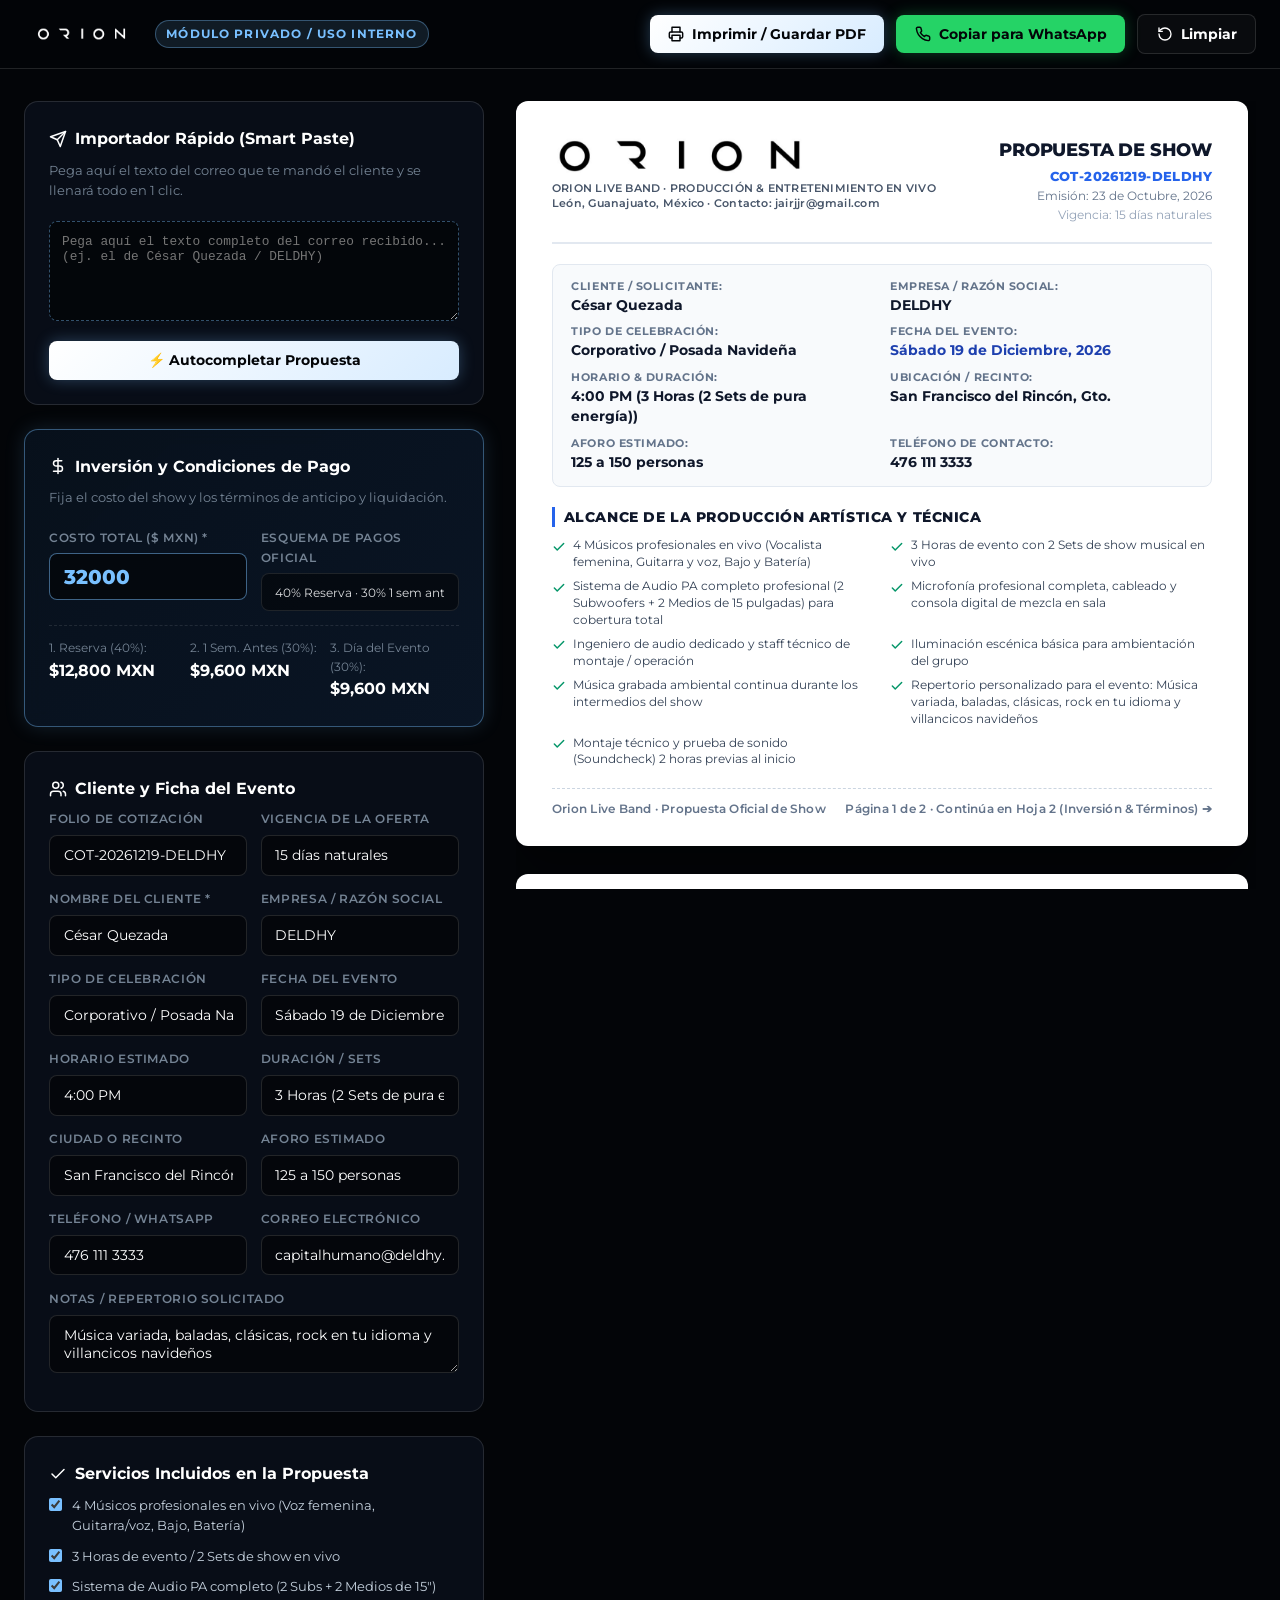
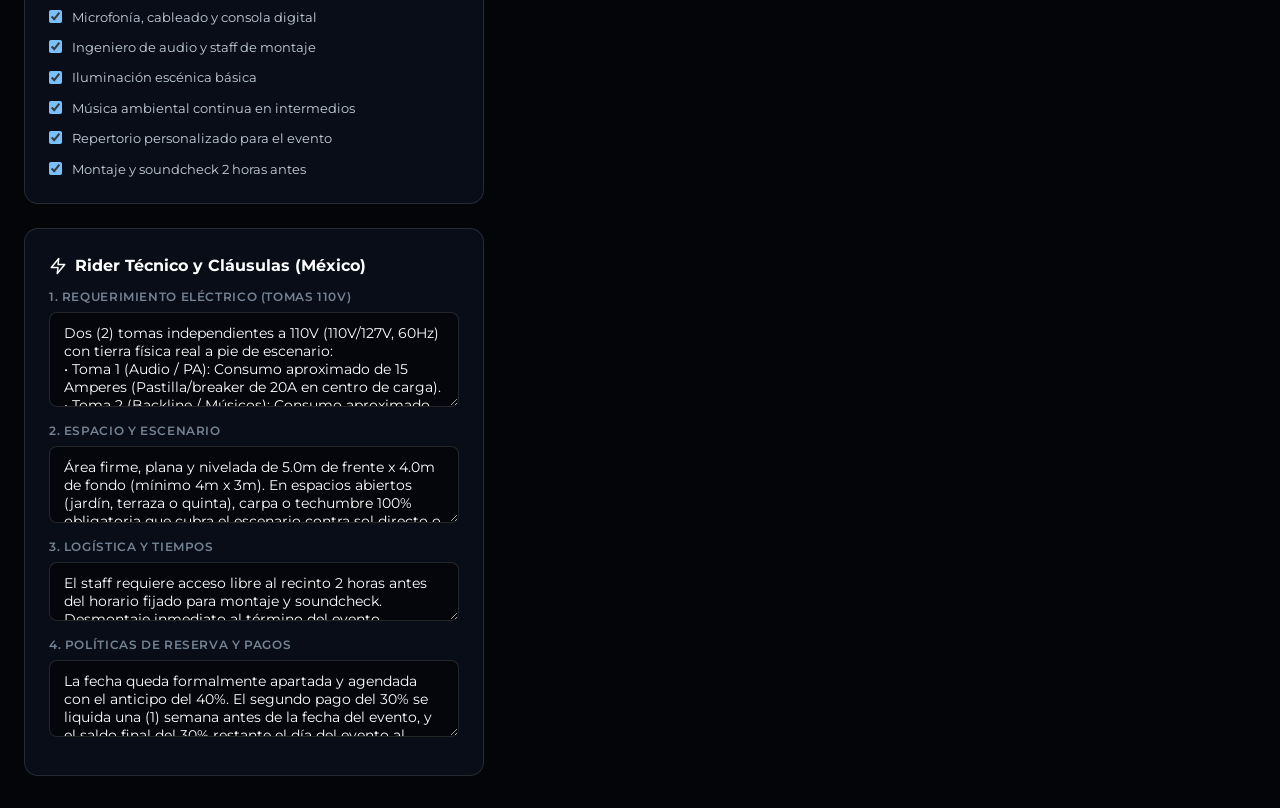
<file: cotizador-admin.html>
<!DOCTYPE html>
<html lang="es">
<head>
    <meta charset="UTF-8">
    <meta name="viewport" content="width=device-width, initial-scale=1.0">
    <meta name="robots" content="noindex, nofollow">
    <title>Generador de Propuestas & Cotizador | Orion Live Band (Privado)</title>

    <!-- Google Fonts -->
    <link rel="preconnect" href="https://fonts.googleapis.com">
    <link rel="preconnect" href="https://fonts.gstatic.com" crossorigin>
    <link href="https://fonts.googleapis.com/css2?family=Montserrat:wght@400;500;600;700;800;900&display=swap" rel="stylesheet">

    <!-- Estilos Dedicados -->
    <link rel="stylesheet" href="css/cotizador-admin.css">

    <!-- Favicon -->
    <link rel="icon" type="image/png" href="media/brand/Logo-Orion-master.png">
</head>
<body class="admin-body">

    <!-- Barra Superior de Control -->
    <header class="admin-navbar">
        <div class="admin-navbar__inner">
            <div class="admin-navbar__brand">
                <img src="media/brand/Logo-Orion-master.png" alt="Orion Live Band logo">
                <span class="admin-badge">Módulo Privado / Uso Interno</span>
            </div>
            <div class="admin-actions">
                <button type="button" class="btn-admin btn-admin--primary" id="btn-print">
                    <svg xmlns="http://www.w3.org/2000/svg" width="16" height="16" viewBox="0 0 24 24" fill="none" stroke="currentColor" stroke-width="2.2" stroke-linecap="round" stroke-linejoin="round"><polyline points="6 9 6 2 18 2 18 9"/><path d="M6 18H4a2 2 0 0 1-2-2v-5a2 2 0 0 1 2-2h16a2 2 0 0 1 2 2v5a2 2 0 0 1-2 2h-2"/><rect width="12" height="8" x="6" y="14"/></svg>
                    Imprimir / Guardar PDF
                </button>
                <button type="button" class="btn-admin btn-admin--whatsapp" id="btn-copy-wa">
                    <svg xmlns="http://www.w3.org/2000/svg" width="16" height="16" viewBox="0 0 24 24" fill="none" stroke="currentColor" stroke-width="2.2" stroke-linecap="round" stroke-linejoin="round"><path d="M22 16.92v3a2 2 0 0 1-2.18 2 19.79 19.79 0 0 1-8.63-3.07 19.5 19.5 0 0 1-6-6 19.79 19.79 0 0 1-3.07-8.67A2 2 0 0 1 4.11 2h3a2 2 0 0 1 2 1.72 12.84 12.84 0 0 0 .7 2.81 2 2 0 0 1-.45 2.11L8.09 9.91a16 16 0 0 0 6 6l1.27-1.27a2 2 0 0 1 2.11-.45 12.84 12.84 0 0 0 2.81.7A2 2 0 0 1 22 16.92z"/></svg>
                    Copiar para WhatsApp
                </button>
                <button type="button" class="btn-admin btn-admin--ghost" id="btn-reset">
                    <svg xmlns="http://www.w3.org/2000/svg" width="16" height="16" viewBox="0 0 24 24" fill="none" stroke="currentColor" stroke-width="2" stroke-linecap="round" stroke-linejoin="round"><path d="M3 12a9 9 0 1 0 9-9 9.75 9.75 0 0 0-6.74 2.74L3 8"/><path d="M3 3v5h5"/></svg>
                    Limpiar
                </button>
            </div>
        </div>
    </header>

    <!-- Contenedor Principal: Editor + Vista Previa -->
    <main class="admin-layout">

        <!-- ==============================================
             PANEL IZQUIERDO: FORMULARIO DE CONTROL Y EDICIÓN
        =============================================== -->
        <div class="editor-panel">

            <!-- Card 1: Smart Paste (Importar correo del brief) -->
            <div class="editor-card">
                <h2 class="editor-card__title">
                    <svg xmlns="http://www.w3.org/2000/svg" width="18" height="18" viewBox="0 0 24 24" fill="none" stroke="currentColor" stroke-width="2" stroke-linecap="round" stroke-linejoin="round"><path d="m22 2-7 20-4-9-9-4Z"/><path d="M22 2 11 13"/></svg>
                    Importador Rápido (Smart Paste)
                </h2>
                <p class="editor-card__subtitle">Pega aquí el texto del correo que te mandó el cliente y se llenará todo en 1 clic.</p>
                <textarea id="paste-input" class="smart-paste-area" placeholder="Pega aquí el texto completo del correo recibido... (ej. el de César Quezada / DELDHY)"></textarea>
                <button type="button" class="btn-admin btn-admin--primary" id="btn-parse-paste" style="width: 100%; justify-content: center;">
                    ⚡ Autocompletar Propuesta
                </button>
            </div>

            <!-- Card 2: Inversión Económica (Destacado) -->
            <div class="editor-card price-card">
                <h2 class="editor-card__title">
                    <svg xmlns="http://www.w3.org/2000/svg" width="18" height="18" viewBox="0 0 24 24" fill="none" stroke="currentColor" stroke-width="2" stroke-linecap="round" stroke-linejoin="round"><line x1="12" x2="12" y1="2" y2="22"/><path d="M17 5H9.5a3.5 3.5 0 0 0 0 7h5a3.5 3.5 0 0 1 0 7H6"/></svg>
                    Inversión y Condiciones de Pago
                </h2>
                <p class="editor-card__subtitle">Fija el costo del show y los términos de anticipo y liquidación.</p>

                <div class="form-row">
                    <div class="admin-field">
                        <label class="admin-label" for="input-price-total">Costo Total ($ MXN) *</label>
                        <input type="number" id="input-price-total" class="admin-input admin-input--price" placeholder="ej. 35000" value="32000">
                    </div>
                    <div class="admin-field">
                        <label class="admin-label">Esquema de Pagos Oficial</label>
                        <input type="text" class="admin-input" value="40% Reserva · 30% 1 sem antes · 30% Evento" readonly style="opacity: 0.85; font-size: 0.78rem;">
                    </div>
                </div>

                <div class="calc-preview">
                    <div class="calc-item">
                        <span class="calc-label">1. Reserva (40%):</span>
                        <span class="calc-value" id="calc-pay1-display">$12,800 MXN</span>
                    </div>
                    <div class="calc-item">
                        <span class="calc-label">2. 1 Sem. Antes (30%):</span>
                        <span class="calc-value" id="calc-pay2-display">$9,600 MXN</span>
                    </div>
                    <div class="calc-item">
                        <span class="calc-label">3. Día del Evento (30%):</span>
                        <span class="calc-value" id="calc-pay3-display">$9,600 MXN</span>
                    </div>
                </div>
            </div>

            <!-- Card 3: Datos del Cliente y Ficha del Evento -->
            <div class="editor-card">
                <h2 class="editor-card__title">
                    <svg xmlns="http://www.w3.org/2000/svg" width="18" height="18" viewBox="0 0 24 24" fill="none" stroke="currentColor" stroke-width="2" stroke-linecap="round" stroke-linejoin="round"><path d="M16 21v-2a4 4 0 0 0-4-4H6a4 4 0 0 0-4 4v2"/><circle cx="9" cy="7" r="4"/><path d="M22 21v-2a4 4 0 0 0-3-3.87"/><path d="M16 3.13a4 4 0 0 1 0 7.75"/></svg>
                    Cliente y Ficha del Evento
                </h2>

                <div class="form-row">
                    <div class="admin-field">
                        <label class="admin-label" for="input-folio">Folio de Cotización</label>
                        <input type="text" id="input-folio" class="admin-input" value="COT-20261219-DELDHY">
                    </div>
                    <div class="admin-field">
                        <label class="admin-label" for="input-validity">Vigencia de la Oferta</label>
                        <input type="text" id="input-validity" class="admin-input" value="15 días naturales">
                    </div>
                </div>

                <div class="form-row">
                    <div class="admin-field">
                        <label class="admin-label" for="input-client-name">Nombre del Cliente *</label>
                        <input type="text" id="input-client-name" class="admin-input" value="César Quezada">
                    </div>
                    <div class="admin-field">
                        <label class="admin-label" for="input-company-name">Empresa / Razón Social</label>
                        <input type="text" id="input-company-name" class="admin-input" value="DELDHY">
                    </div>
                </div>

                <div class="form-row">
                    <div class="admin-field">
                        <label class="admin-label" for="input-event-type">Tipo de Celebración</label>
                        <input type="text" id="input-event-type" class="admin-input" value="Corporativo / Posada Navideña">
                    </div>
                    <div class="admin-field">
                        <label class="admin-label" for="input-event-date">Fecha del Evento</label>
                        <input type="text" id="input-event-date" class="admin-input" value="Sábado 19 de Diciembre, 2026">
                    </div>
                </div>

                <div class="form-row">
                    <div class="admin-field">
                        <label class="admin-label" for="input-event-time">Horario Estimado</label>
                        <input type="text" id="input-event-time" class="admin-input" value="4:00 PM">
                    </div>
                    <div class="admin-field">
                        <label class="admin-label" for="input-event-duration">Duración / Sets</label>
                        <input type="text" id="input-event-duration" class="admin-input" value="3 Horas (2 Sets de pura energía)">
                    </div>
                </div>

                <div class="form-row">
                    <div class="admin-field">
                        <label class="admin-label" for="input-event-location">Ciudad o Recinto</label>
                        <input type="text" id="input-event-location" class="admin-input" value="San Francisco del Rincón, Gto.">
                    </div>
                    <div class="admin-field">
                        <label class="admin-label" for="input-event-guests">Aforo Estimado</label>
                        <input type="text" id="input-event-guests" class="admin-input" value="125 a 150 personas">
                    </div>
                </div>

                <div class="form-row">
                    <div class="admin-field">
                        <label class="admin-label" for="input-client-phone">Teléfono / WhatsApp</label>
                        <input type="text" id="input-client-phone" class="admin-input" value="476 111 3333">
                    </div>
                    <div class="admin-field">
                        <label class="admin-label" for="input-client-email">Correo Electrónico</label>
                        <input type="text" id="input-client-email" class="admin-input" value="capitalhumano@deldhy.con">
                    </div>
                </div>

                <div class="form-row form-row--full">
                    <div class="admin-field">
                        <label class="admin-label" for="input-event-notes">Notas / Repertorio Solicitado</label>
                        <textarea id="input-event-notes" class="admin-textarea" rows="2">Música variada, baladas, clásicas, rock en tu idioma y villancicos navideños</textarea>
                    </div>
                </div>
            </div>

            <!-- Card 4: Alcance y Servicios Incluidos (Checklist) -->
            <div class="editor-card">
                <h2 class="editor-card__title">
                    <svg xmlns="http://www.w3.org/2000/svg" width="18" height="18" viewBox="0 0 24 24" fill="none" stroke="currentColor" stroke-width="2" stroke-linecap="round" stroke-linejoin="round"><path d="M20 6 9 17l-5-5"/></svg>
                    Servicios Incluidos en la Propuesta
                </h2>
                <div class="checklist-grid" id="checklist-services">
                    <label class="check-item">
                        <input type="checkbox" checked data-service="4 Músicos profesionales en vivo (Vocalista femenina, Guitarra y voz, Bajo y Batería)">
                        <span>4 Músicos profesionales en vivo (Voz femenina, Guitarra/voz, Bajo, Batería)</span>
                    </label>
                    <label class="check-item">
                        <input type="checkbox" checked data-service="3 Horas de evento con 2 Sets de show musical en vivo">
                        <span>3 Horas de evento / 2 Sets de show en vivo</span>
                    </label>
                    <label class="check-item">
                        <input type="checkbox" checked data-service="Sistema de Audio PA completo profesional (2 Subwoofers + 2 Medios de 15 pulgadas) para cobertura total">
                        <span>Sistema de Audio PA completo (2 Subs + 2 Medios de 15")</span>
                    </label>
                    <label class="check-item">
                        <input type="checkbox" checked data-service="Microfonía profesional completa, cableado y consola digital de mezcla en sala">
                        <span>Microfonía, cableado y consola digital</span>
                    </label>
                    <label class="check-item">
                        <input type="checkbox" checked data-service="Ingeniero de audio dedicado y staff técnico de montaje / operación">
                        <span>Ingeniero de audio y staff de montaje</span>
                    </label>
                    <label class="check-item">
                        <input type="checkbox" checked data-service="Iluminación escénica básica para ambientación del grupo">
                        <span>Iluminación escénica básica</span>
                    </label>
                    <label class="check-item">
                        <input type="checkbox" checked data-service="Música grabada ambiental continua durante los intermedios del show">
                        <span>Música ambiental continua en intermedios</span>
                    </label>
                    <label class="check-item">
                        <input type="checkbox" checked id="chk-service-repertoire" data-service-repertoire="true">
                        <span id="label-service-repertoire">Repertorio personalizado para el evento</span>
                    </label>
                    <label class="check-item">
                        <input type="checkbox" checked data-service="Montaje técnico y prueba de sonido (Soundcheck) 2 horas previas al inicio">
                        <span>Montaje y soundcheck 2 horas antes</span>
                    </label>
                </div>
            </div>

            <!-- Card 5: Rider Técnico y Cláusulas Específicas de México -->
            <div class="editor-card">
                <h2 class="editor-card__title">
                    <svg xmlns="http://www.w3.org/2000/svg" width="18" height="18" viewBox="0 0 24 24" fill="none" stroke="currentColor" stroke-width="2" stroke-linecap="round" stroke-linejoin="round"><path d="M13 2 3 14h9l-1 8 10-12h-9l1-8z"/></svg>
                    Rider Técnico y Cláusulas (México)
                </h2>

                <div class="form-row form-row--full">
                    <div class="admin-field">
                        <label class="admin-label" for="clause-electric">1. Requerimiento Eléctrico (Tomas 110V)</label>
                        <textarea id="clause-electric" class="admin-textarea" rows="4">Dos (2) tomas independientes a 110V (110V/127V, 60Hz) con tierra física real a pie de escenario:
• Toma 1 (Audio / PA): Consumo aproximado de 15 Amperes (Pastilla/breaker de 20A en centro de carga).
• Toma 2 (Backline / Músicos): Consumo aproximado de 6 Amperes (Pastilla/breaker de 15A o 20A).
• Cableado de alimentación de uso rudo mínimo calibre 12 AWG (calibre 10 AWG si la distancia al centro de carga supera los 20 metros). Prohibido conectar refrigeradores o cafeteras a la misma línea.</textarea>
                    </div>
                </div>

                <div class="form-row form-row--full">
                    <div class="admin-field">
                        <label class="admin-label" for="clause-stage">2. Espacio y Escenario</label>
                        <textarea id="clause-stage" class="admin-textarea" rows="3">Área firme, plana y nivelada de 5.0m de frente x 4.0m de fondo (mínimo 4m x 3m). En espacios abiertos (jardín, terraza o quinta), carpa o techumbre 100% obligatoria que cubra el escenario contra sol directo o lluvia.</textarea>
                    </div>
                </div>

                <div class="form-row form-row--full">
                    <div class="admin-field">
                        <label class="admin-label" for="clause-logistics">3. Logística y Tiempos</label>
                        <textarea id="clause-logistics" class="admin-textarea" rows="2">El staff requiere acceso libre al recinto 2 horas antes del horario fijado para montaje y soundcheck. Desmontaje inmediato al término del evento.</textarea>
                    </div>
                </div>

                <div class="form-row form-row--full">
                    <div class="admin-field">
                        <label class="admin-label" for="clause-terms">4. Políticas de Reserva y Pagos</label>
                        <textarea id="clause-terms" class="admin-textarea" rows="3">La fecha queda formalmente apartada y agendada con el anticipo del 40%. El segundo pago del 30% se liquida una (1) semana antes de la fecha del evento, y el saldo final del 30% restante el día del evento al término del soundcheck (previo a iniciar el show). Vigencia de esta cotización: 15 días naturales a partir de su emisión.</textarea>
                    </div>
                </div>
            </div>

        </div>

        <!-- ==============================================
             PANEL DERECHO: VISTA PREVIA DE LA PROPUESTA (PDF / IMPRESIÓN)
        =============================================== -->
        <div class="preview-panel">
            <article class="proposal-sheet" id="proposal-document">

                    <!-- ====================================================
                         HOJA 1: CARÁTULA EJECUTIVA & PRODUCCIÓN ARTÍSTICA
                    ===================================================== -->
                    <div class="sheet-page sheet-page--1">
                        <!-- Encabezado Membretado Oficial -->
                        <header class="sheet-header">
                            <div class="sheet-logo-wrap">
                                <img src="media/brand/orion-logo-black.png" alt="Orion Live Band logo" class="sheet-logo-img">
                                <div class="sheet-brand-sub">
                                    ORION LIVE BAND · PRODUCCIÓN & ENTRETENIMIENTO EN VIVO<br>
                                    León, Guanajuato, México · Contacto: jairjjr@gmail.com
                                </div>
                            </div>
                            <div class="sheet-meta">
                                <h1 class="sheet-meta__title">Propuesta de Show</h1>
                                <div class="sheet-meta__folio" id="doc-folio">COT-20261219-DELDHY</div>
                                <div class="sheet-meta__date" id="doc-date-issued">Emisión: 23 de Octubre, 2026</div>
                                <div class="sheet-meta__validity" id="doc-validity">Vigencia: 15 días naturales</div>
                            </div>
                        </header>

                        <!-- Ficha del Cliente y Evento -->
                        <section class="sheet-client-card">
                            <div class="sheet-info-item">
                                <span class="sheet-info-label">Cliente / Solicitante:</span>
                                <span class="sheet-info-val" id="doc-client-name">César Quezada</span>
                            </div>
                            <div class="sheet-info-item">
                                <span class="sheet-info-label">Empresa / Razón Social:</span>
                                <span class="sheet-info-val" id="doc-company-name">DELDHY</span>
                            </div>
                            <div class="sheet-info-item">
                                <span class="sheet-info-label">Tipo de Celebración:</span>
                                <span class="sheet-info-val" id="doc-event-type">Corporativo / Posada Navideña</span>
                            </div>
                            <div class="sheet-info-item">
                                <span class="sheet-info-label">Fecha del Evento:</span>
                                <span class="sheet-info-val sheet-info-val--highlight" id="doc-event-date">Sábado 19 de Diciembre, 2026</span>
                            </div>
                            <div class="sheet-info-item">
                                <span class="sheet-info-label">Horario & Duración:</span>
                                <span class="sheet-info-val" id="doc-event-time">4:00 PM (3 Horas / 2 Sets)</span>
                            </div>
                            <div class="sheet-info-item">
                                <span class="sheet-info-label">Ubicación / Recinto:</span>
                                <span class="sheet-info-val" id="doc-event-location">San Francisco del Rincón, Gto.</span>
                            </div>
                            <div class="sheet-info-item">
                                <span class="sheet-info-label">Aforo Estimado:</span>
                                <span class="sheet-info-val" id="doc-event-guests">125 a 150 personas</span>
                            </div>
                            <div class="sheet-info-item">
                                <span class="sheet-info-label">Teléfono de Contacto:</span>
                                <span class="sheet-info-val" id="doc-client-phone">476 111 3333</span>
                            </div>
                        </section>

                        <!-- Alcance de la Producción Artística y Técnica -->
                        <section class="sheet-section sheet-section--grow">
                            <h2 class="sheet-section__title">Alcance de la Producción Artística y Técnica</h2>
                            <ul class="sheet-services-list" id="doc-services-list">
                                <!-- Generado dinámicamente -->
                            </ul>
                        </section>

                        <!-- Pie de la Hoja 1 -->
                        <div class="sheet-page-turner">
                            <span>Orion Live Band · Propuesta Oficial de Show</span>
                            <span>Página 1 de 2 · Continúa en Hoja 2 (Inversión & Términos) ➔</span>
                        </div>
                    </div>

                    <!-- ====================================================
                         HOJA 2: INVERSIÓN ECONÓMICA, RIDER & FORMALIZACIÓN
                    ===================================================== -->
                    <div class="sheet-page sheet-page--2">
                        <!-- Encabezado de Continuación (Hoja 2) -->
                        <header class="sheet-header-p2">
                            <div class="sheet-logo-mini">
                                <img src="media/brand/orion-logo-black.png" alt="Orion Live Band logo">
                                <span>ORION LIVE BAND · CONDICIONES ECONÓMICAS Y TÉCNICAS</span>
                            </div>
                            <div class="sheet-folio-p2" id="doc-folio-p2">COT-20261219-DELDHY</div>
                        </header>

                        <!-- Desglose de Inversión Económica (40% / 30% / 30%) -->
                        <section class="sheet-section">
                            <h2 class="sheet-section__title">Inversión Económica y Condiciones de Pago</h2>
                            <table class="sheet-price-table">
                                <thead>
                                    <tr>
                                        <th>Concepto</th>
                                        <th style="text-align: center;">Término / Condición</th>
                                        <th style="text-align: right;">Importe</th>
                                    </tr>
                                </thead>
                                <tbody>
                                    <tr>
                                        <td>
                                            <strong>Presentación Musical en Vivo Orion Live Band</strong><br>
                                            <span style="font-size: 0.76rem; color: #64748B;">Alineación de 4 músicos profesionales en vivo (Voz líder femenina, Guitarra y voz, Bajo, Batería), sistema de audio PA profesional, staff e iluminación.</span>
                                        </td>
                                        <td style="text-align: center; font-weight: 600;" id="doc-table-duration">3 Horas / 2 Sets</td>
                                        <td class="col-total" id="doc-price-total">$32,000 MXN</td>
                                    </tr>
                                    <tr style="background: #F8FAFC;">
                                        <td colspan="2">
                                            <strong>1. Anticipo para Apartar y Agendar Fecha (40%):</strong><br>
                                            <span style="font-size: 0.74rem; color: #64748B;">Al confirmar la contratación para bloquear la fecha en calendario oficial.</span>
                                        </td>
                                        <td style="text-align: right; font-weight: 700; color: #1E40AF;" id="doc-pay1-amount">$12,800 MXN</td>
                                    </tr>
                                    <tr style="background: #FFFFFF;">
                                        <td colspan="2">
                                            <strong>2. Segundo Pago Intermedio (30%):</strong><br>
                                            <span style="font-size: 0.74rem; color: #64748B;">A liquidarse una (1) semana antes de la fecha del evento.</span>
                                        </td>
                                        <td style="text-align: right; font-weight: 700; color: #0F172A;" id="doc-pay2-amount">$9,600 MXN</td>
                                    </tr>
                                    <tr style="background: #F8FAFC;">
                                        <td colspan="2">
                                            <strong>3. Saldo Final (30%):</strong><br>
                                            <span style="font-size: 0.74rem; color: #64748B;">El día del evento, al término del montaje y soundcheck (previo a iniciar el show).</span>
                                        </td>
                                        <td style="text-align: right; font-weight: 700; color: #0F172A;" id="doc-pay3-amount">$9,600 MXN</td>
                                    </tr>
                                </tbody>
                            </table>
                            <div class="sheet-tax-note">
                                * Precios expresados en Moneda Nacional (MXN). En caso de requerir Comprobante Fiscal Digital (CFDI), se adicionará el 16% de I.V.A.
                            </div>
                        </section>

                        <!-- Rider Técnico y Cláusulas Operativas -->
                        <section class="sheet-section">
                            <h2 class="sheet-section__title">Requerimientos Técnicos y Cláusulas Operativas (México)</h2>
                            <div class="sheet-clauses">
                                <div class="clause-item" id="doc-clause-electric">
                                    <strong>1. Requerimiento Eléctrico (Tomas 110V):</strong>
                                    <span>Dos (2) tomas independientes a 110V (15A audio PA, 6A backline).</span>
                                </div>
                                <div class="clause-item" id="doc-clause-stage">
                                    <strong>2. Escenario y Protección:</strong>
                                    <span>Área mínima 5.0m x 4.0m firme y techada obligatoriamente en exterior.</span>
                                </div>
                                <div class="clause-item" id="doc-clause-logistics">
                                    <strong>3. Montaje y Pruebas:</strong>
                                    <span>Acceso 2 horas antes para montaje y soundcheck.</span>
                                </div>
                                <div class="clause-item" id="doc-clause-terms">
                                    <strong>4. Reserva y Vigencia:</strong>
                                    <span>Fecha agendada con 40% de anticipo, 30% 1 semana antes y 30% el día del evento. Vigencia: 15 días.</span>
                                </div>
                            </div>
                        </section>

                        <!-- Pie de Página con Firmas -->
                        <footer class="sheet-footer">
                            <div class="sheet-footer-contact">
                                <strong>Orion Live Band</strong> · Representación Artística Oficial<br>
                                León, Gto. · Tel: (477) 179-7700 · Web: <a href="https://jairjjr.github.io/orion-epk" target="_blank" style="color: #2563EB; text-decoration: none;">jairjjr.github.io/orion-epk</a>
                            </div>
                            <div class="sheet-signatures">
                                <div class="signature-box">
                                    Jair Jaimez<br>
                                    <strong>Director / Orión</strong>
                                </div>
                                <div class="signature-box">
                                    <span id="doc-sign-client">César Quezada</span><br>
                                    <strong>Aceptación del Cliente</strong>
                                </div>
                            </div>
                        </footer>
                    </div>

            </article>
        </div>

    </main>

    <!-- Toast de Notificación -->
    <div class="toast-msg" id="toast">¡Texto para WhatsApp copiado al portapapeles!</div>

    <!-- Script del Cotizador Privado -->
    <script src="js/cotizador-admin.js"></script>
</body>
</html>
</file>
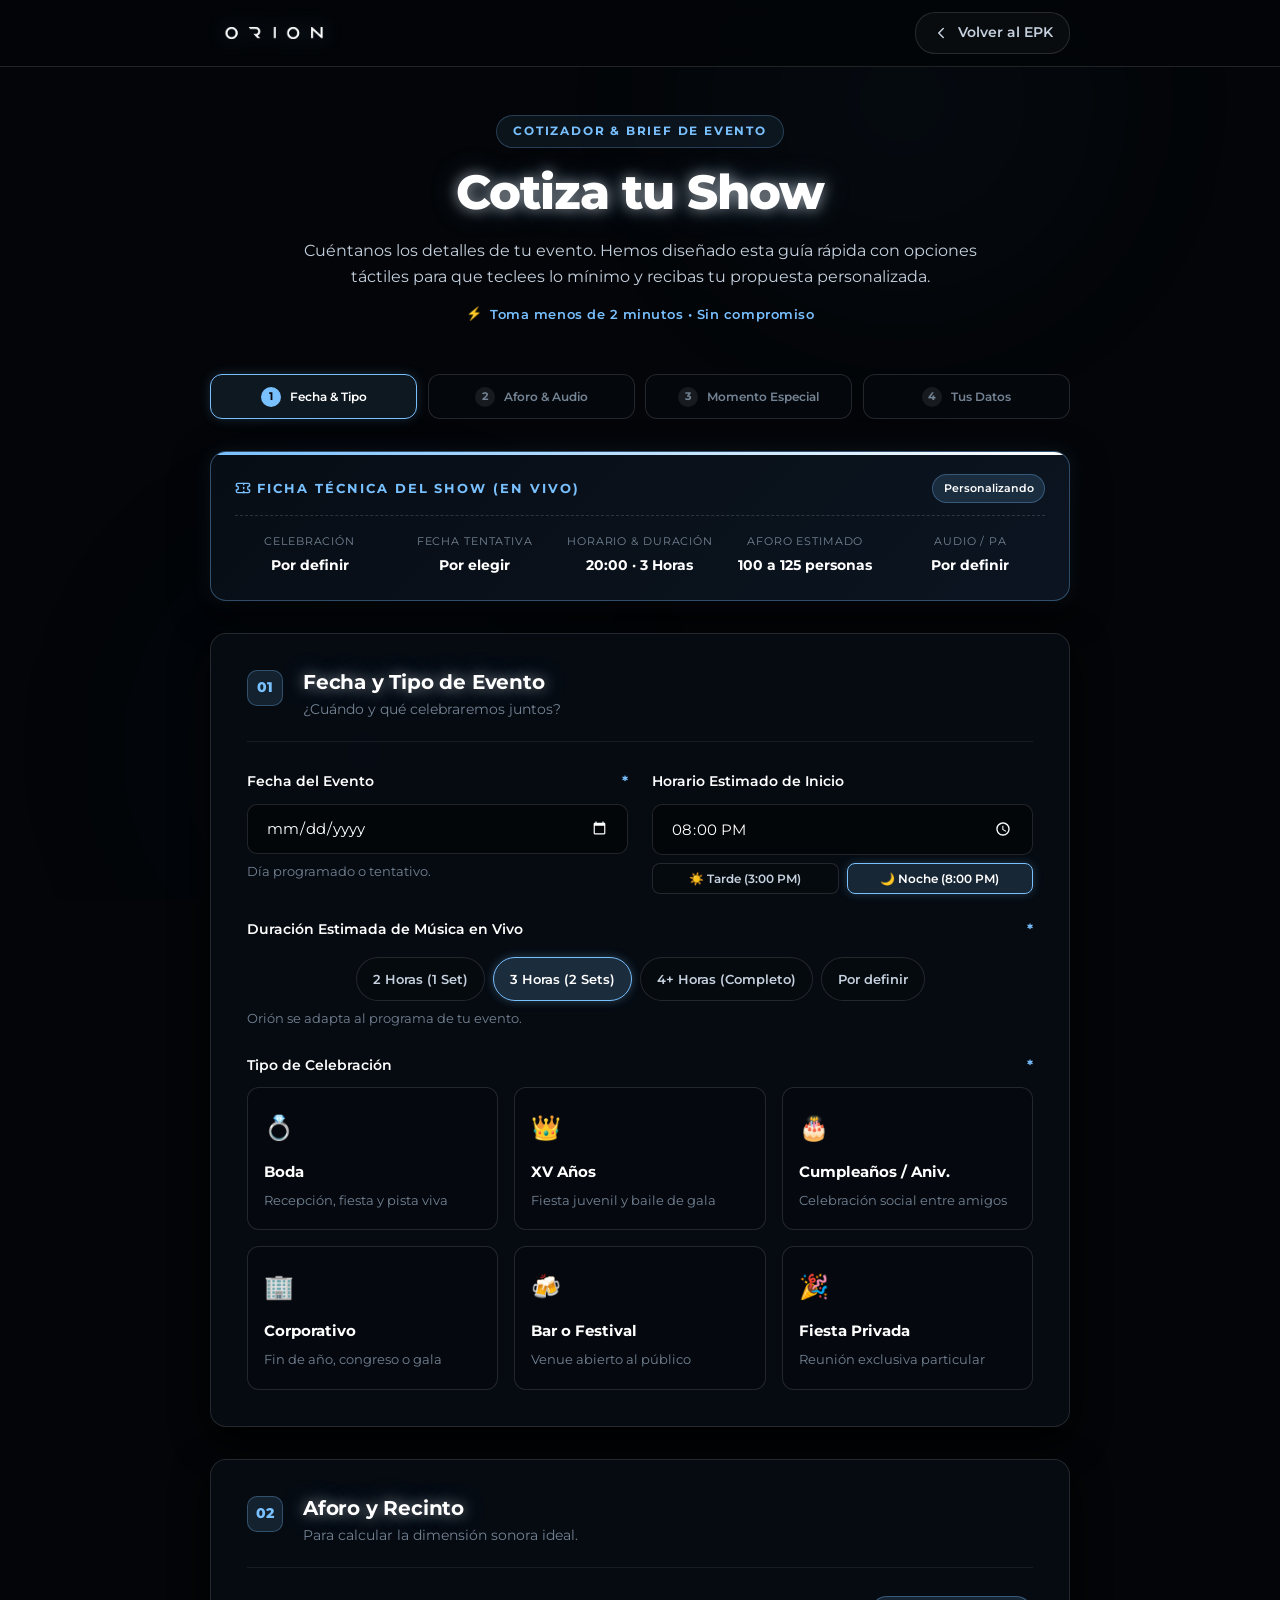
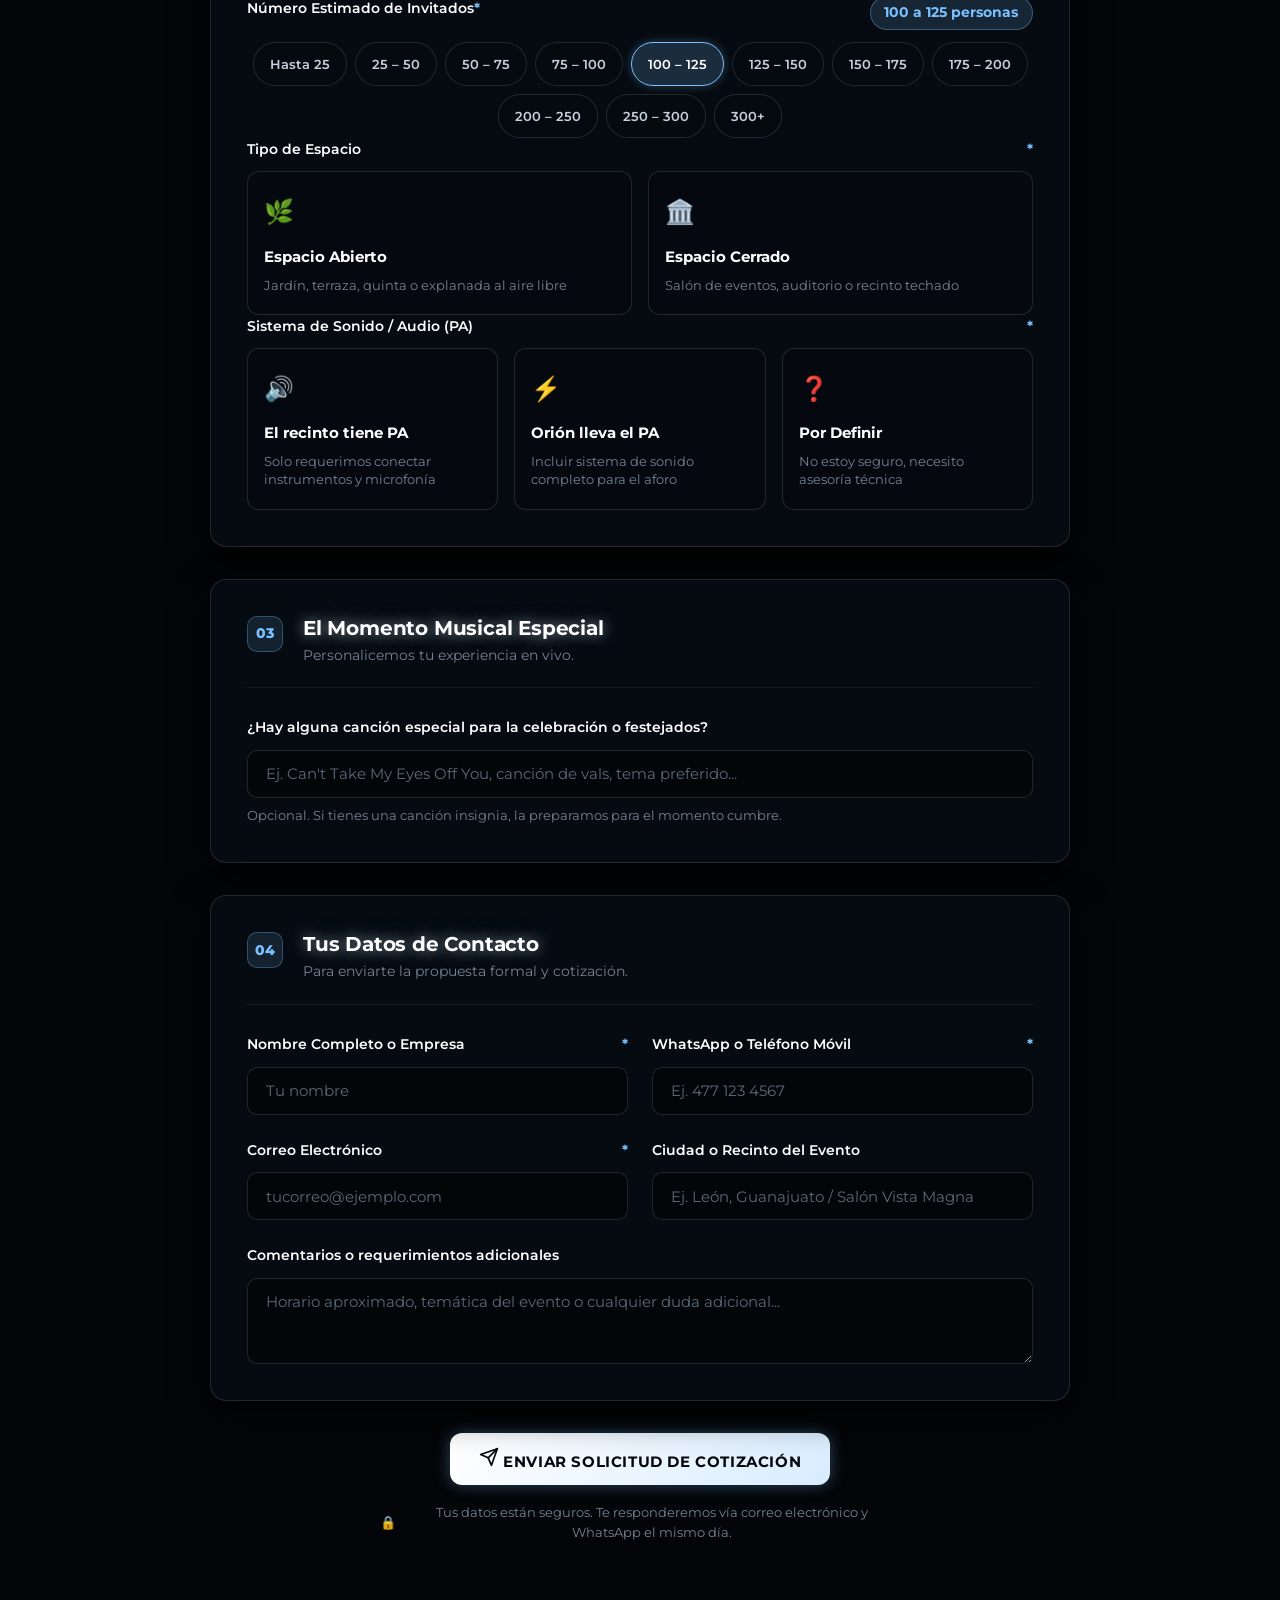
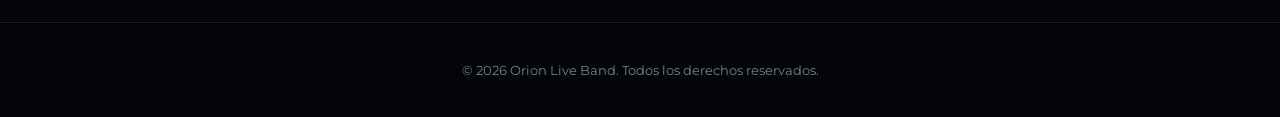
<file: cotizar.html>
<!DOCTYPE html>
<html lang="es">
<head>
    <meta charset="UTF-8">
    <meta name="viewport" content="width=device-width, initial-scale=1.0">
    <meta name="description" content="Cotiza la presentación en vivo de Orion Live Band para tu evento, boda, XV años o fiesta privada. Respuesta rápida y personalizada.">
    <title>Cotiza tu Show | Orion Live Band</title>

    <!-- Google Fonts -->
    <link rel="preconnect" href="https://fonts.googleapis.com">
    <link rel="preconnect" href="https://fonts.gstatic.com" crossorigin>
    <link href="https://fonts.googleapis.com/css2?family=Montserrat:wght@400;500;600;700;800&display=swap" rel="stylesheet">

    <!-- CSS Principal -->
    <link rel="stylesheet" href="css/styles.css">

    <!-- Favicon -->
    <link rel="icon" type="image/png" href="media/brand/Logo-Orion-master.png">
</head>
<body class="quote-page">

    <!-- Fondo de Nebulosa Cósmica Estática -->
    <div class="cosmos-bg" aria-hidden="true">
        <div class="cosmos-glow cosmos-glow--top"></div>
        <div class="cosmos-glow cosmos-glow--bottom"></div>
    </div>

    <!-- Navegación Simplificada -->
    <header class="quote-header">
        <div class="quote-header__inner">
            <a href="index.html" class="quote-header__logo" aria-label="Ir a la página principal de Orion Live Band">
                <img src="media/brand/Logo-Orion-master.png" alt="Orion Live Band logo">
            </a>
            <a href="index.html" class="quote-header__back" id="back-to-epk">
                <svg xmlns="http://www.w3.org/2000/svg" width="18" height="18" viewBox="0 0 24 24" fill="none" stroke="currentColor" stroke-width="2" stroke-linecap="round" stroke-linejoin="round"><path d="m15 18-6-6 6-6"/></svg>
                Volver al EPK
            </a>
        </div>
    </header>

    <!-- Contenido Principal -->
    <main class="quote-main">
        <div class="quote-container">

            <!-- Encabezado de la Página -->
            <div class="quote-intro">
                <span class="quote-badge">Cotizador & Brief de Evento</span>
                <h1 class="quote-title">Cotiza tu Show</h1>
                <p class="quote-subtitle">
                    Cuéntanos los detalles de tu evento. Hemos diseñado esta guía rápida con opciones táctiles para que teclees lo mínimo y recibas tu propuesta personalizada.
                </p>
                <p class="quote-reassurance">
                    <span class="reassurance-icon" aria-hidden="true">⚡</span>
                    <span>Toma menos de 2 minutos • Sin compromiso</span>
                </p>
            </div>

            <!-- Mini Stepper Cósmico de Progreso -->
            <div class="form-stepper" role="navigation" aria-label="Progreso del brief">
                <div class="stepper-item is-active" id="step-nav-1">
                    <span class="stepper-num">1</span>
                    <span>Fecha & Tipo</span>
                </div>
                <div class="stepper-item" id="step-nav-2">
                    <span class="stepper-num">2</span>
                    <span>Aforo & Audio</span>
                </div>
                <div class="stepper-item" id="step-nav-3">
                    <span class="stepper-num">3</span>
                    <span>Momento Especial</span>
                </div>
                <div class="stepper-item" id="step-nav-4">
                    <span class="stepper-num">4</span>
                    <span>Tus Datos</span>
                </div>
            </div>

            <!-- Tarjeta de Ficha Técnica / Live Show Ticket (Sin Precios) -->
            <div class="live-ticket" id="live-ticket" aria-live="polite">
                <div class="live-ticket__header">
                    <span class="live-ticket__title">
                        <svg xmlns="http://www.w3.org/2000/svg" width="16" height="16" viewBox="0 0 24 24" fill="none" stroke="currentColor" stroke-width="2" stroke-linecap="round" stroke-linejoin="round"><path d="M2 9a3 3 0 0 1 0 6v2a2 2 0 0 0 2 2h16a2 2 0 0 0 2-2v-2a3 3 0 0 1 0-6V7a2 2 0 0 0-2-2H4a2 2 0 0 0-2 2Z"/><path d="M13 5v2"/><path d="M13 17v2"/><path d="M13 11v2"/></svg>
                        Ficha Técnica del Show (En Vivo)
                    </span>
                    <span class="live-ticket__badge" id="ticket-status-badge">Personalizando</span>
                </div>
                <div class="live-ticket__grid">
                    <div class="live-ticket__item">
                        <span class="live-ticket__label">Celebración</span>
                        <span class="live-ticket__val" id="ticket-event">Por definir</span>
                    </div>
                    <div class="live-ticket__item">
                        <span class="live-ticket__label">Fecha Tentativa</span>
                        <span class="live-ticket__val" id="ticket-date">Por elegir</span>
                    </div>
                    <div class="live-ticket__item">
                        <span class="live-ticket__label">Horario & Duración</span>
                        <span class="live-ticket__val" id="ticket-time">20:00 · 3 Horas</span>
                    </div>
                    <div class="live-ticket__item">
                        <span class="live-ticket__label">Aforo Estimado</span>
                        <span class="live-ticket__val" id="ticket-guests">100 a 125 personas</span>
                    </div>
                    <div class="live-ticket__item">
                        <span class="live-ticket__label">Audio / PA</span>
                        <span class="live-ticket__val" id="ticket-audio">Por definir</span>
                    </div>
                </div>
            </div>

            <!-- Formulario de Cotización -->
            <form id="quote-form" class="quote-form" novalidate>

                <!-- ============================
                     BLOQUE 1: FECHA Y CELEBRACIÓN
                ============================= -->
                <section class="form-section">
                    <div class="form-section__header">
                        <span class="form-section__step">01</span>
                        <div>
                            <h2 class="form-section__title">Fecha y Tipo de Evento</h2>
                            <p class="form-section__desc">¿Cuándo y qué celebraremos juntos?</p>
                        </div>
                    </div>

                    <div class="form-grid">
                        <!-- Fecha del Evento -->
                        <div class="form-group form-group--half">
                            <label for="event-date" class="form-label">
                                Fecha del Evento <span class="required-star">*</span>
                            </label>
                            <div class="date-input-wrapper">
                                <input
                                    type="date"
                                    id="event-date"
                                    name="fecha_evento"
                                    class="form-input form-input--date"
                                    required
                                >
                            </div>
                            <span class="form-hint">Día programado o tentativo.</span>
                        </div>

                        <!-- Horario Estimado de Inicio -->
                        <div class="form-group form-group--half">
                            <label for="event-time" class="form-label">
                                Horario Estimado de Inicio
                            </label>
                            <div class="time-input-wrapper">
                                <input
                                    type="time"
                                    id="event-time"
                                    name="horario_evento"
                                    class="form-input form-input--time"
                                    value="20:00"
                                >
                            </div>
                            <!-- Presets Rápidos de Horario -->
                            <div class="time-presets" role="group" aria-label="Horarios sugeridos">
                                <button type="button" class="time-pill-btn" data-time="15:00">☀️ Tarde (3:00 PM)</button>
                                <button type="button" class="time-pill-btn is-active" data-time="20:00">🌙 Noche (8:00 PM)</button>
                            </div>
                        </div>

                        <!-- Duración Estimada del Servicio -->
                        <div class="form-group form-group--full">
                            <label class="form-label">
                                Duración Estimada de Música en Vivo <span class="required-star">*</span>
                            </label>
                            <input type="hidden" id="duration-input" name="duracion_servicio" value="3 Horas (2 Sets)">
                            <div class="chips-grid chips-grid--duration" role="radiogroup" aria-label="Duración del show">
                                <button type="button" class="chip-btn duration-chip" data-duration="2 Horas (1 Set extendido)">2 Horas (1 Set)</button>
                                <button type="button" class="chip-btn duration-chip is-active" data-duration="3 Horas (2 Sets)">3 Horas (2 Sets)</button>
                                <button type="button" class="chip-btn duration-chip" data-duration="4 Horas o más (Evento completo)">4+ Horas (Completo)</button>
                                <button type="button" class="chip-btn duration-chip" data-duration="Por definir / Asesoría requerida">Por definir</button>
                            </div>
                            <span class="form-hint">Orión se adapta al programa de tu evento.</span>
                        </div>

                        <!-- Tipo de Evento (Tarjetas de Selección Rápida) -->
                        <div class="form-group form-group--full">
                            <label class="form-label">
                                Tipo de Celebración <span class="required-star">*</span>
                            </label>
                            <div class="option-cards-grid" role="radiogroup" aria-label="Tipo de celebración">
                                <label class="option-card">
                                    <input type="radio" name="tipo_evento" value="Boda / Matrimonio" required>
                                    <div class="option-card__content">
                                        <span class="option-card__icon" aria-hidden="true">💍</span>
                                        <span class="option-card__title">Boda</span>
                                        <span class="option-card__desc">Recepción, fiesta y pista viva</span>
                                    </div>
                                </label>

                                <label class="option-card">
                                    <input type="radio" name="tipo_evento" value="XV Años">
                                    <div class="option-card__content">
                                        <span class="option-card__icon" aria-hidden="true">👑</span>
                                        <span class="option-card__title">XV Años</span>
                                        <span class="option-card__desc">Fiesta juvenil y baile de gala</span>
                                    </div>
                                </label>

                                <label class="option-card">
                                    <input type="radio" name="tipo_evento" value="Cumpleaños / Aniversario">
                                    <div class="option-card__content">
                                        <span class="option-card__icon" aria-hidden="true">🎂</span>
                                        <span class="option-card__title">Cumpleaños / Aniv.</span>
                                        <span class="option-card__desc">Celebración social entre amigos</span>
                                    </div>
                                </label>

                                <label class="option-card">
                                    <input type="radio" name="tipo_evento" value="Corporativo / Empresarial">
                                    <div class="option-card__content">
                                        <span class="option-card__icon" aria-hidden="true">🏢</span>
                                        <span class="option-card__title">Corporativo</span>
                                        <span class="option-card__desc">Fin de año, congreso o gala</span>
                                    </div>
                                </label>

                                <label class="option-card">
                                    <input type="radio" name="tipo_evento" value="Bar / Festival / Público">
                                    <div class="option-card__content">
                                        <span class="option-card__icon" aria-hidden="true">🍻</span>
                                        <span class="option-card__title">Bar o Festival</span>
                                        <span class="option-card__desc">Venue abierto al público</span>
                                    </div>
                                </label>

                                <label class="option-card">
                                    <input type="radio" name="tipo_evento" value="Fiesta Privada">
                                    <div class="option-card__content">
                                        <span class="option-card__icon" aria-hidden="true">🎉</span>
                                        <span class="option-card__title">Fiesta Privada</span>
                                        <span class="option-card__desc">Reunión exclusiva particular</span>
                                    </div>
                                </label>
                            </div>
                        </div>
                    </div>
                </section>

                <!-- ============================
                     BLOQUE 2: AFORO Y RECINTO
                ============================= -->
                <section class="form-section">
                    <div class="form-section__header">
                        <span class="form-section__step">02</span>
                        <div>
                            <h2 class="form-section__title">Aforo y Recinto</h2>
                            <p class="form-section__desc">Para calcular la dimensión sonora ideal.</p>
                        </div>
                    </div>

                    <!-- Número de Personas (Selección por Rangos) -->
                    <div class="form-group form-group--full">
                        <div class="guests-header">
                            <label class="form-label" id="guests-label">
                                Número Estimado de Invitados <span class="required-star">*</span>
                            </label>
                            <span class="guests-counter-badge" id="guests-badge-display">100 a 125 personas</span>
                        </div>

                        <!-- Campo oculto para envío del formulario -->
                        <input
                            type="hidden"
                            id="guests-count-input"
                            name="numero_personas"
                            value="100 a 125 personas"
                            required
                        >

                        <!-- Botones de Selección por Rangos -->
                        <div class="chips-grid" role="group" aria-label="Selección de rango de invitados">
                            <button type="button" class="chip-btn" data-guests="Hasta 25 personas">Hasta 25</button>
                            <button type="button" class="chip-btn" data-guests="25 a 50 personas">25 – 50</button>
                            <button type="button" class="chip-btn" data-guests="50 a 75 personas">50 – 75</button>
                            <button type="button" class="chip-btn" data-guests="75 a 100 personas">75 – 100</button>
                            <button type="button" class="chip-btn is-active" data-guests="100 a 125 personas">100 – 125</button>
                            <button type="button" class="chip-btn" data-guests="125 a 150 personas">125 – 150</button>
                            <button type="button" class="chip-btn" data-guests="150 a 175 personas">150 – 175</button>
                            <button type="button" class="chip-btn" data-guests="175 a 200 personas">175 – 200</button>
                            <button type="button" class="chip-btn" data-guests="200 a 250 personas">200 – 250</button>
                            <button type="button" class="chip-btn" data-guests="250 a 300 personas">250 – 300</button>
                            <button type="button" class="chip-btn" data-guests="Más de 300 personas">300+</button>
                        </div>
                    </div>

                    <!-- Espacio Abierto o Cerrado -->
                    <div class="form-group form-group--full">
                        <label class="form-label">
                            Tipo de Espacio <span class="required-star">*</span>
                        </label>
                        <div class="option-cards-grid option-cards-grid--two" role="radiogroup" aria-label="Tipo de espacio">
                            <label class="option-card">
                                <input type="radio" name="tipo_espacio" value="Espacio Abierto (Jardín, Terraza, Quinta)" required>
                                <div class="option-card__content">
                                    <span class="option-card__icon" aria-hidden="true">🌿</span>
                                    <span class="option-card__title">Espacio Abierto</span>
                                    <span class="option-card__desc">Jardín, terraza, quinta o explanada al aire libre</span>
                                </div>
                            </label>

                            <label class="option-card">
                                <input type="radio" name="tipo_espacio" value="Espacio Cerrado (Salón, Auditorio, Techado)">
                                <div class="option-card__content">
                                    <span class="option-card__icon" aria-hidden="true">🏛️</span>
                                    <span class="option-card__title">Espacio Cerrado</span>
                                    <span class="option-card__desc">Salón de eventos, auditorio o recinto techado</span>
                                </div>
                            </label>
                        </div>
                    </div>

                    <!-- Sistema de Sonido (PA) -->
                    <div class="form-group form-group--full">
                        <label class="form-label">
                            Sistema de Sonido / Audio (PA) <span class="required-star">*</span>
                        </label>
                        <div class="option-cards-grid option-cards-grid--three" role="radiogroup" aria-label="Sistema de audio">
                            <label class="option-card">
                                <input type="radio" name="sistema_audio" value="El recinto ya cuenta con PA / audio profesional" required>
                                <div class="option-card__content">
                                    <span class="option-card__icon" aria-hidden="true">🔊</span>
                                    <span class="option-card__title">El recinto tiene PA</span>
                                    <span class="option-card__desc">Solo requerimos conectar instrumentos y microfonía</span>
                                </div>
                            </label>

                            <label class="option-card">
                                <input type="radio" name="sistema_audio" value="Requerimos que Orión lleve equipo de audio / PA completo">
                                <div class="option-card__content">
                                    <span class="option-card__icon" aria-hidden="true">⚡</span>
                                    <span class="option-card__title">Orión lleva el PA</span>
                                    <span class="option-card__desc">Incluir sistema de sonido completo para el aforo</span>
                                </div>
                            </label>

                            <label class="option-card">
                                <input type="radio" name="sistema_audio" value="Por definir / Necesitamos asesoría de la banda">
                                <div class="option-card__content">
                                    <span class="option-card__icon" aria-hidden="true">❓</span>
                                    <span class="option-card__title">Por Definir</span>
                                    <span class="option-card__desc">No estoy seguro, necesito asesoría técnica</span>
                                </div>
                            </label>
                        </div>
                    </div>
                </section>

                <!-- ============================
                     BLOQUE 3: DETALLES MUSICALES
                ============================= -->
                <section class="form-section">
                    <div class="form-section__header">
                        <span class="form-section__step">03</span>
                        <div>
                            <h2 class="form-section__title">El Momento Musical Especial</h2>
                            <p class="form-section__desc">Personalicemos tu experiencia en vivo.</p>
                        </div>
                    </div>

                    <div class="form-group form-group--full">
                        <label for="special-song" class="form-label">
                            ¿Hay alguna canción especial para la celebración o festejados?
                        </label>
                        <input
                            type="text"
                            id="special-song"
                            name="cancion_especial"
                            class="form-input"
                            placeholder="Ej. Can't Take My Eyes Off You, canción de vals, tema preferido..."
                        >
                        <span class="form-hint">Opcional. Si tienes una canción insignia, la preparamos para el momento cumbre.</span>
                    </div>
                </section>

                <!-- ============================
                     BLOQUE 4: DATOS DE CONTACTO
                ============================= -->
                <section class="form-section">
                    <div class="form-section__header">
                        <span class="form-section__step">04</span>
                        <div>
                            <h2 class="form-section__title">Tus Datos de Contacto</h2>
                            <p class="form-section__desc">Para enviarte la propuesta formal y cotización.</p>
                        </div>
                    </div>

                    <div class="form-grid">
                        <!-- Nombre Completo -->
                        <div class="form-group form-group--half">
                            <label for="client-name" class="form-label">
                                Nombre Completo o Empresa <span class="required-star">*</span>
                            </label>
                            <input
                                type="text"
                                id="client-name"
                                name="nombre"
                                class="form-input"
                                placeholder="Tu nombre"
                                required
                            >
                        </div>

                        <!-- Teléfono / WhatsApp -->
                        <div class="form-group form-group--half">
                            <label for="client-phone" class="form-label">
                                WhatsApp o Teléfono Móvil <span class="required-star">*</span>
                            </label>
                            <input
                                type="tel"
                                id="client-phone"
                                name="telefono"
                                class="form-input"
                                placeholder="Ej. 477 123 4567"
                                required
                            >
                        </div>

                        <!-- Correo Electrónico -->
                        <div class="form-group form-group--half">
                            <label for="client-email" class="form-label">
                                Correo Electrónico <span class="required-star">*</span>
                            </label>
                            <input
                                type="email"
                                id="client-email"
                                name="email"
                                class="form-input"
                                placeholder="tucorreo@ejemplo.com"
                                required
                            >
                        </div>

                        <!-- Ciudad / Recinto -->
                        <div class="form-group form-group--half">
                            <label for="event-city" class="form-label">
                                Ciudad o Recinto del Evento
                            </label>
                            <input
                                type="text"
                                id="event-city"
                                name="ciudad_recinto"
                                class="form-input"
                                placeholder="Ej. León, Guanajuato / Salón Vista Magna"
                            >
                        </div>

                        <!-- Notas Adicionales -->
                        <div class="form-group form-group--full">
                            <label for="client-notes" class="form-label">
                                Comentarios o requerimientos adicionales
                            </label>
                            <textarea
                                id="client-notes"
                                name="notas"
                                class="form-textarea"
                                rows="3"
                                placeholder="Horario aproximado, temática del evento o cualquier duda adicional..."
                            ></textarea>
                        </div>
                    </div>
                </section>

                <!-- Mensaje de Error de Validación (Oculto) -->
                <div id="form-error-msg" class="form-alert form-alert--error" role="alert" style="display: none;">
                    Por favor completa todos los campos marcados con asterisco (*) para continuar.
                </div>

                <!-- Botón de Envío -->
                <div class="form-submit-container">
                    <button type="submit" class="btn btn--primary btn--submit" id="submit-quote-btn">
                        <span class="btn-text">
                            <svg xmlns="http://www.w3.org/2000/svg" width="20" height="20" viewBox="0 0 24 24" fill="none" stroke="currentColor" stroke-width="2" stroke-linecap="round" stroke-linejoin="round"><path d="m22 2-7 20-4-9-9-4Z"/><path d="M22 2 11 13"/></svg>
                            Enviar Solicitud de Cotización
                        </span>
                        <span class="btn-loader" style="display: none;">
                            <span class="spinner"></span>
                            Procesando y enviando solicitud...
                        </span>
                    </button>
                    <p class="form-disclaimer">
                        <span class="disclaimer-icon" aria-hidden="true">🔒</span>
                        <span>Tus datos están seguros. Te responderemos vía correo electrónico y WhatsApp el mismo día.</span>
                    </p>
                </div>
            </form>

            <!-- ============================
                 PANTALLA DE CONFIRMACIÓN (ÉXITO)
            ============================= -->
            <div id="quote-success" class="quote-success-card" style="display: none;" role="region" aria-live="polite">
                <div class="success-icon-wrap">
                    <svg xmlns="http://www.w3.org/2000/svg" width="48" height="48" viewBox="0 0 24 24" fill="none" stroke="currentColor" stroke-width="2.5" stroke-linecap="round" stroke-linejoin="round"><circle cx="12" cy="12" r="10"/><path d="m9 12 2 2 4-4"/></svg>
                </div>
                <h2 class="success-title">¡Solicitud de Cotización Enviada!</h2>
                <p class="success-message">
                    Muchas gracias, <strong id="success-client-name">amigo</strong>. Hemos recibido exitosamente los datos de tu evento y ya fueron notificados a <strong class="glow-text">jairjjr@gmail.com</strong>.
                </p>

                <!-- Tarjeta de Resumen -->
                <div class="summary-card">
                    <h3 class="summary-title">Resumen de tu Brief</h3>
                    <div class="summary-list" id="summary-details">
                        <!-- Generado dinámicamente con JS -->
                    </div>
                </div>

                <!-- Call To Action Directo por WhatsApp -->
                <div class="whatsapp-backup-box">
                    <p class="whatsapp-backup-text">
                        ¿Quieres acelerar la respuesta o platicar de inmediato? Avísale a Jair directamente por WhatsApp con un solo clic:
                    </p>
                    <a
                        href="#"
                        id="whatsapp-summary-btn"
                        target="_blank"
                        rel="noopener noreferrer"
                        class="btn btn--whatsapp-direct"
                    >
                        <svg xmlns="http://www.w3.org/2000/svg" width="20" height="20" viewBox="0 0 24 24" fill="none" stroke="currentColor" stroke-width="2" stroke-linecap="round" stroke-linejoin="round"><path d="M22 16.92v3a2 2 0 0 1-2.18 2 19.79 19.79 0 0 1-8.63-3.07 19.5 19.5 0 0 1-6-6 19.79 19.79 0 0 1-3.07-8.67A2 2 0 0 1 4.11 2h3a2 2 0 0 1 2 1.72 12.84 12.84 0 0 0 .7 2.81 2 2 0 0 1-.45 2.11L8.09 9.91a16 16 0 0 0 6 6l1.27-1.27a2 2 0 0 1 2.11-.45 12.84 12.84 0 0 0 2.81.7A2 2 0 0 1 22 16.92z"></path></svg>
                        Avisar a Jair por WhatsApp (1 clic)
                    </a>
                </div>

                <div class="success-actions">
                    <a href="index.html" class="btn btn--outline">Volver a la Página Principal</a>
                </div>
            </div>

        </div>
    </main>

    <!-- Footer Simplificado -->
    <footer class="footer quote-footer">
        <div class="quote-footer__inner">
            <p>© 2026 Orion Live Band. Todos los derechos reservados.</p>
        </div>
    </footer>

    <!-- Lógica de Formulario -->
    <script src="js/cotizador.js"></script>
</body>
</html>
</file>
<file: css/cotizador-admin.css>
/* ========================================================================
   ORION LIVE BAND — Cotizador Privado & Generador de Propuestas
   Estética Cósmica para edición en pantalla + Modo Editorial Print (PDF)
   ======================================================================== */

:root {
    --color-bg-deep:        #030508;
    --color-bg-surface:     #070B12;
    --color-bg-card:        rgba(10, 16, 26, 0.85);
    --color-accent:         #FFFFFF;
    --color-accent-glow:    #79C0FF;
    --color-accent-gold:    #F5A623;
    --color-text-primary:   #FFFFFF;
    --color-text-body:      #C5D1DE;
    --color-text-muted:     #748394;
    --glass-bg:             rgba(255, 255, 255, 0.03);
    --glass-border:         rgba(255, 255, 255, 0.12);
    --glass-bg-hover:       rgba(255, 255, 255, 0.07);
    --font-family:          'Montserrat', -apple-system, BlinkMacSystemFont, sans-serif;
}

*, *::before, *::after {
    box-sizing: border-box;
    margin: 0;
    padding: 0;
}

body.admin-body {
    font-family: var(--font-family);
    background-color: var(--color-bg-deep);
    color: var(--color-text-body);
    line-height: 1.6;
    min-height: 100vh;
}

/* --- Barra Superior Fija --- */
.admin-navbar {
    position: sticky;
    top: 0;
    z-index: 100;
    background: rgba(3, 5, 8, 0.92);
    backdrop-filter: blur(14px);
    border-bottom: 1px solid var(--glass-border);
    padding: 0.85rem 1.5rem;
}

.admin-navbar__inner {
    max-width: 1500px;
    margin: 0 auto;
    display: flex;
    justify-content: space-between;
    align-items: center;
    gap: 1rem;
    flex-wrap: wrap;
}

.admin-navbar__brand {
    display: flex;
    align-items: center;
    gap: 1rem;
}

.admin-navbar__brand img {
    height: 34px;
    width: auto;
}

.admin-badge {
    font-size: 0.72rem;
    font-weight: 700;
    text-transform: uppercase;
    letter-spacing: 0.1em;
    background: rgba(121, 192, 255, 0.12);
    border: 1px solid rgba(121, 192, 255, 0.35);
    color: var(--color-accent-glow);
    padding: 0.25rem 0.65rem;
    border-radius: 20px;
}

.admin-actions {
    display: flex;
    gap: 0.75rem;
    align-items: center;
}

.btn-admin {
    display: inline-flex;
    align-items: center;
    gap: 0.5rem;
    padding: 0.65rem 1.15rem;
    border-radius: 8px;
    font-family: var(--font-family);
    font-size: 0.875rem;
    font-weight: 700;
    cursor: pointer;
    transition: all 0.2s ease;
    border: none;
    text-decoration: none;
}

.btn-admin--primary {
    background: linear-gradient(135deg, #FFFFFF 0%, #D8ECFF 100%);
    color: #030508;
    box-shadow: 0 0 15px rgba(121, 192, 255, 0.3);
}

.btn-admin--primary:hover {
    transform: translateY(-2px);
    box-shadow: 0 0 25px rgba(121, 192, 255, 0.6);
}

.btn-admin--whatsapp {
    background: #25D366;
    color: #030508;
    box-shadow: 0 0 15px rgba(37, 211, 102, 0.3);
}

.btn-admin--whatsapp:hover {
    background: #2BF075;
    transform: translateY(-2px);
    box-shadow: 0 0 20px rgba(37, 211, 102, 0.5);
}

.btn-admin--ghost {
    background: var(--glass-bg);
    border: 1px solid var(--glass-border);
    color: var(--color-text-primary);
}

.btn-admin--ghost:hover {
    background: var(--glass-bg-hover);
    border-color: var(--color-accent-glow);
}

/* --- Layout Principal de 2 Columnas --- */
.admin-layout {
    max-width: 1500px;
    margin: 0 auto;
    display: grid;
    grid-template-columns: 460px 1fr;
    gap: 2rem;
    padding: 2rem 1.5rem;
    align-items: start;
}

/* --- Panel de Edición (Izquierda) --- */
.editor-panel {
    display: flex;
    flex-direction: column;
    gap: 1.5rem;
}

.editor-card {
    background: var(--color-bg-card);
    border: 1px solid var(--glass-border);
    border-radius: 14px;
    padding: 1.5rem;
    backdrop-filter: blur(10px);
}

.editor-card__title {
    font-size: 1rem;
    font-weight: 700;
    color: var(--color-text-primary);
    margin-bottom: 0.5rem;
    display: flex;
    align-items: center;
    gap: 0.5rem;
}

.editor-card__subtitle {
    font-size: 0.8125rem;
    color: var(--color-text-muted);
    margin-bottom: 1.25rem;
}

/* Smart Paste Box */
.smart-paste-area {
    width: 100%;
    height: 100px;
    background: rgba(3, 5, 8, 0.8);
    border: 1px dashed rgba(121, 192, 255, 0.4);
    border-radius: 8px;
    padding: 0.75rem;
    color: var(--color-text-body);
    font-family: monospace;
    font-size: 0.8rem;
    resize: vertical;
    margin-bottom: 0.75rem;
}

.smart-paste-area:focus {
    outline: none;
    border-color: var(--color-accent-glow);
    box-shadow: 0 0 10px rgba(121, 192, 255, 0.2);
}

/* Inputs de Formulario */
.form-row {
    display: grid;
    grid-template-columns: repeat(2, 1fr);
    gap: 0.85rem;
    margin-bottom: 0.85rem;
}

.form-row--full {
    grid-template-columns: 1fr;
}

.admin-field {
    display: flex;
    flex-direction: column;
    gap: 0.35rem;
}

.admin-label {
    font-size: 0.78rem;
    font-weight: 600;
    color: var(--color-text-muted);
    text-transform: uppercase;
    letter-spacing: 0.05em;
}

.admin-input,
.admin-textarea {
    width: 100%;
    background: rgba(3, 5, 8, 0.7);
    border: 1px solid var(--glass-border);
    border-radius: 8px;
    padding: 0.65rem 0.85rem;
    color: var(--color-text-primary);
    font-family: var(--font-family);
    font-size: 0.875rem;
    transition: all 0.2s ease;
}

.admin-input:focus,
.admin-textarea:focus {
    outline: none;
    border-color: var(--color-accent-glow);
    background: rgba(6, 10, 16, 0.95);
    box-shadow: 0 0 10px rgba(121, 192, 255, 0.25);
}

/* Sección de Precio (Destacada) */
.price-card {
    background: linear-gradient(135deg, rgba(8, 18, 30, 0.9) 0%, rgba(12, 26, 44, 0.8) 100%);
    border: 1px solid rgba(121, 192, 255, 0.4);
    box-shadow: 0 0 20px rgba(121, 192, 255, 0.15);
}

.admin-input--price {
    font-size: 1.25rem;
    font-weight: 800;
    color: #79C0FF;
    border-color: rgba(121, 192, 255, 0.5);
}

.calc-preview {
    margin-top: 0.85rem;
    padding-top: 0.85rem;
    border-top: 1px dashed rgba(255, 255, 255, 0.1);
    display: grid;
    grid-template-columns: repeat(3, 1fr);
    gap: 0.75rem;
}

@media (max-width: 600px) {
    .calc-preview {
        grid-template-columns: 1fr;
    }
}

.calc-item {
    display: flex;
    flex-direction: column;
}

.calc-label {
    font-size: 0.72rem;
    color: var(--color-text-muted);
}

.calc-value {
    font-size: 1rem;
    font-weight: 700;
    color: var(--color-text-primary);
}

/* Checklist de Servicios */
.checklist-grid {
    display: flex;
    flex-direction: column;
    gap: 0.6rem;
}

.check-item {
    display: flex;
    align-items: flex-start;
    gap: 0.6rem;
    font-size: 0.8125rem;
    color: var(--color-text-body);
    cursor: pointer;
}

.check-item input[type="checkbox"] {
    accent-color: var(--color-accent-glow);
    margin-top: 0.2rem;
    cursor: pointer;
}

/* --- Panel de Vista Previa / Hoja de Propuesta (Derecha) --- */
.preview-panel {
    position: sticky;
    top: 5.5rem;
    max-height: calc(100vh - 7rem);
    overflow-y: auto;
    padding-right: 0.5rem;
}

/* Contenedor de Propuesta (Renderizado en pantalla como 2 hojas ejecutivas) */
.proposal-sheet {
    display: flex;
    flex-direction: column;
    gap: 1.75rem;
    position: relative;
}

/* Hoja Individual Formal (Hoja 1 y Hoja 2) */
.sheet-page {
    background: #FFFFFF;
    color: #0F172A;
    border-radius: 12px;
    padding: 2.25rem 2.25rem 1.75rem 2.25rem;
    box-shadow: 0 15px 40px rgba(0, 0, 0, 0.5);
    position: relative;
    font-size: 0.84rem;
    line-height: 1.45;
    box-sizing: border-box;
}

/* Separador visual entre páginas en pantalla */
.sheet-page-turner {
    display: flex;
    justify-content: space-between;
    align-items: center;
    margin-top: 1.25rem;
    padding-top: 0.75rem;
    border-top: 1px dashed #CBD5E1;
    font-size: 0.72rem;
    font-weight: 600;
    color: #64748B;
    letter-spacing: 0.02em;
}

/* Encabezado Principal (Hoja 1) */
.sheet-header {
    display: flex;
    justify-content: space-between;
    align-items: flex-start;
    border-bottom: 2px solid #E2E8F0;
    padding-bottom: 1.15rem;
    margin-bottom: 1.25rem;
}

.sheet-logo-wrap .sheet-logo-img {
    height: 38px;
    width: auto;
    display: block;
    object-fit: contain;
    filter: none !important;
}

.sheet-brand-sub {
    font-size: 0.68rem;
    color: #475569;
    margin-top: 0.35rem;
    font-weight: 600;
    letter-spacing: 0.02em;
}

.sheet-meta {
    text-align: right;
}

.sheet-meta__title {
    font-size: 1.15rem;
    font-weight: 800;
    color: #0F172A;
    letter-spacing: -0.01em;
    text-transform: uppercase;
}

.sheet-meta__folio {
    font-size: 0.8125rem;
    font-weight: 800;
    color: #2563EB;
    margin-top: 0.2rem;
    letter-spacing: 0.03em;
}

.sheet-meta__date {
    font-size: 0.72rem;
    color: #64748B;
    margin-top: 0.15rem;
}

.sheet-meta__validity {
    font-size: 0.72rem;
    color: #94A3B8;
    margin-top: 0.15rem;
}

/* Encabezado Secundario de Continuación (Hoja 2) */
.sheet-header-p2 {
    display: flex;
    justify-content: space-between;
    align-items: center;
    border-bottom: 2px solid #E2E8F0;
    padding-bottom: 0.75rem;
    margin-bottom: 1.15rem;
}

.sheet-logo-mini {
    display: flex;
    align-items: center;
    gap: 0.65rem;
}

.sheet-logo-mini img {
    height: 20px;
    width: auto;
    object-fit: contain;
}

.sheet-logo-mini span {
    font-size: 0.68rem;
    font-weight: 700;
    letter-spacing: 0.04em;
    color: #475569;
}

.sheet-folio-p2 {
    font-size: 0.78rem;
    font-weight: 800;
    color: #2563EB;
}

/* Ficha del Cliente y Evento */
.sheet-client-card {
    background: #F8FAFC;
    border: 1px solid #E2E8F0;
    border-radius: 8px;
    padding: 0.85rem 1.15rem;
    margin-bottom: 1.25rem;
    display: grid;
    grid-template-columns: repeat(2, 1fr);
    gap: 0.6rem 1rem;
}

.sheet-info-item {
    display: flex;
    flex-direction: column;
}

.sheet-info-label {
    font-size: 0.68rem;
    text-transform: uppercase;
    font-weight: 700;
    color: #64748B;
    letter-spacing: 0.05em;
}

.sheet-info-val {
    font-size: 0.875rem;
    font-weight: 700;
    color: #0F172A;
}

.sheet-info-val--highlight {
    color: #1E40AF;
}

/* Secciones de la Hoja */
.sheet-section {
    margin-bottom: 1.25rem;
}

.sheet-section--grow {
    flex-grow: 1;
}

.sheet-section__title {
    font-size: 0.875rem;
    font-weight: 800;
    color: #0F172A;
    text-transform: uppercase;
    letter-spacing: 0.04em;
    border-left: 3px solid #2563EB;
    padding-left: 0.55rem;
    margin-bottom: 0.65rem;
}

/* Lista de Servicios Incluidos */
.sheet-services-list {
    list-style: none;
    display: grid;
    grid-template-columns: 1fr 1fr;
    gap: 0.45rem 1rem;
}

.sheet-service-item {
    display: flex;
    align-items: flex-start;
    gap: 0.45rem;
    font-size: 0.78rem;
    color: #334155;
    line-height: 1.35;
}

.sheet-service-item svg {
    color: #059669;
    flex-shrink: 0;
    margin-top: 0.15rem;
}

/* Tabla de Inversión */
.sheet-price-table {
    width: 100%;
    border-collapse: collapse;
    margin-top: 0.35rem;
    border: 1px solid #E2E8F0;
    border-radius: 8px;
    overflow: hidden;
}

.sheet-price-table th {
    background: #F1F5F9;
    padding: 0.55rem 0.85rem;
    font-size: 0.7rem;
    text-transform: uppercase;
    color: #475569;
    text-align: left;
    font-weight: 700;
    letter-spacing: 0.03em;
}

.sheet-price-table td {
    padding: 0.65rem 0.85rem;
    border-top: 1px solid #E2E8F0;
    font-size: 0.8125rem;
}

.sheet-price-table .col-total {
    font-size: 1.05rem;
    font-weight: 800;
    color: #0F172A;
    text-align: right;
}

/* Nota Fiscal de IVA */
.sheet-tax-note {
    font-size: 0.7rem;
    color: #64748B;
    margin-top: 0.4rem;
    font-style: italic;
    letter-spacing: 0.01em;
}

/* Cláusulas Técnicas */
.sheet-clauses {
    background: #F8FAFC;
    border: 1px solid #E2E8F0;
    border-radius: 8px;
    padding: 0.75rem 1rem;
    font-size: 0.75rem;
    color: #334155;
    line-height: 1.45;
}

.clause-item {
    margin-bottom: 0.45rem;
}

.clause-item:last-child {
    margin-bottom: 0;
}

.clause-item strong {
    color: #0F172A;
}

/* Pie de Hoja / Firmas */
.sheet-footer {
    margin-top: 1.25rem;
    padding-top: 0.85rem;
    border-top: 1px solid #E2E8F0;
    display: flex;
    justify-content: space-between;
    align-items: flex-end;
    font-size: 0.72rem;
    color: #64748B;
}

.sheet-footer-contact strong {
    color: #0F172A;
}

.sheet-signatures {
    display: flex;
    gap: 2.25rem;
}

.signature-box {
    text-align: center;
    width: 160px;
    border-top: 1.5px solid #64748B;
    padding-top: 0.35rem;
    font-size: 0.74rem;
}

.signature-box strong {
    color: #0F172A;
    font-size: 0.72rem;
}

/* Toast de Notificación */
.toast-msg {
    position: fixed;
    bottom: 2rem;
    right: 2rem;
    background: #10B981;
    color: #FFFFFF;
    padding: 0.85rem 1.5rem;
    border-radius: 8px;
    font-size: 0.875rem;
    font-weight: 700;
    box-shadow: 0 10px 25px rgba(0,0,0,0.4);
    opacity: 0;
    transform: translateY(10px);
    transition: all 0.3s ease;
    z-index: 1000;
    pointer-events: none;
}

.toast-msg.show {
    opacity: 1;
    transform: translateY(0);
}

/* ========================================================================
   REGLAS DE IMPRESIÓN Y PDF (@media print)
   Estructura fija en EXACTAMENTE 2 HOJAS (Letter Portrait)
   ======================================================================== */
@media print {
    @page {
        size: letter portrait;
        margin: 0.8cm 1.2cm 0.8cm 1.2cm;
    }

    *, *::before, *::after {
        -webkit-print-color-adjust: exact !important;
        print-color-adjust: exact !important;
    }

    body.admin-body {
        background: #FFFFFF !important;
        color: #0F172A !important;
    }

    /* Ocultar barra superior, panel de edición, botones y toasters */
    .admin-navbar,
    .editor-panel,
    .admin-actions,
    .toast-msg,
    .sheet-page-turner {
        display: none !important;
    }

    .admin-layout {
        display: block !important;
        padding: 0 !important;
        margin: 0 !important;
        max-width: 100% !important;
    }

    .preview-panel {
        position: static !important;
        max-height: none !important;
        overflow: visible !important;
        padding: 0 !important;
    }

    .proposal-sheet {
        box-shadow: none !important;
        border: none !important;
        padding: 0 !important;
        margin: 0 !important;
        display: block !important;
        background: transparent !important;
    }

    .sheet-page {
        box-shadow: none !important;
        border: none !important;
        border-radius: 0 !important;
        padding: 0 !important;
        margin: 0 !important;
        background: #FFFFFF !important;
        box-sizing: border-box !important;
    }

    /* HOJA 1: Salto de página limpio al final */
    .sheet-page--1 {
        page-break-before: auto !important;
        break-before: auto !important;
        page-break-after: always !important;
        break-after: page !important;
        page-break-inside: avoid !important;
        break-inside: avoid !important;
    }

    /* HOJA 2: Comienza en página 2 sin salto doble ni desbordes */
    .sheet-page--2 {
        page-break-before: auto !important;
        break-before: auto !important;
        page-break-after: avoid !important;
        break-after: avoid !important;
        page-break-inside: avoid !important;
        break-inside: avoid !important;
    }

    /* Ajustes milimétricos en Hoja 2 para garantizar cero derrames hacia una Pág 3 */
    .sheet-header-p2 {
        margin-bottom: 0.65rem !important;
        padding-bottom: 0.45rem !important;
    }

    .sheet-section {
        margin-bottom: 0.75rem !important;
    }

    .sheet-section__title {
        margin-bottom: 0.4rem !important;
        font-size: 0.8rem !important;
    }

    .sheet-price-table th {
        padding: 0.35rem 0.6rem !important;
        font-size: 0.68rem !important;
    }

    .sheet-price-table td {
        padding: 0.4rem 0.6rem !important;
        font-size: 0.75rem !important;
    }

    .sheet-clauses {
        padding: 0.55rem 0.8rem !important;
        font-size: 0.71rem !important;
        line-height: 1.38 !important;
    }

    .clause-item {
        margin-bottom: 0.3rem !important;
    }

    .sheet-footer {
        margin-top: 0.75rem !important;
        padding-top: 0.55rem !important;
    }

    .sheet-price-table,
    .sheet-clauses,
    .sheet-footer {
        page-break-inside: avoid !important;
        break-inside: avoid !important;
    }
}

/* Responsividad en Pantalla */
@media (max-width: 1100px) {
    .admin-layout {
        grid-template-columns: 1fr;
    }

    .preview-panel {
        position: static;
        max-height: none;
    }
}
</file>
<file: css/styles.css>
/* ========================================================================
   ORION EPK — Design System
   Cosmos Minimalista: Obsidiana Espacial, Nebulosa Fría y Luz Estelar
   ======================================================================== */

/* --- Design Tokens --- */
:root {
    /* Backgrounds */
    --color-bg-deep:        #030508; /* Obsidiana Espacial Profunda */
    --color-bg-surface:     #060A10; /* Superficie cósmica */
    --color-bg-card:        rgba(8, 14, 22, 0.75);

    /* Accent Celestial & Nebula Glow */
    --color-accent:         #FFFFFF; /* Blanco Estelar Puro */
    --color-accent-glow:    #79C0FF; /* Resplandor Azul Hielo / Nebulosa */
    --color-accent-dim:     #1F334D; /* Azul pizarra cósmico */

    /* Text */
    --color-text-primary:   #FFFFFF;
    --color-text-body:      #C5D1DE; /* Plata estelar neutro */
    --color-text-muted:     #748394; /* Gris estelar frío */

    /* Glassmorphism */
    --glass-bg:             rgba(255, 255, 255, 0.03);
    --glass-border:         rgba(255, 255, 255, 0.12);
    --glass-bg-hover:       rgba(255, 255, 255, 0.07);
    --glass-border-hover:   rgba(121, 192, 255, 0.55);

    /* Shadows Celestial */
    --shadow-glow:          0 0 20px rgba(121, 192, 255, 0.25), 0 0 40px rgba(255, 255, 255, 0.08);
    --shadow-glow-intense:  0 0 25px rgba(255, 255, 255, 0.5), 0 0 50px rgba(121, 192, 255, 0.35);
    --shadow-card:          0 12px 36px rgba(0, 0, 0, 0.85);
    --text-glow:            0 0 14px rgba(255, 255, 255, 0.55), 0 0 30px rgba(121, 192, 255, 0.3);

    /* Typography */
    --font-family:          'Montserrat', sans-serif;

    /* Spacing */
    --section-padding:      6rem 1.5rem;
    --container-max:        1100px;

    /* Transitions */
    --transition-smooth:    all 0.35s cubic-bezier(0.25, 0.46, 0.45, 0.94);
    --transition-fast:      all 0.2s ease;

    /* Navbar */
    --navbar-height:        70px;
}

/* --- Reset & Base --- */
*,
*::before,
*::after {
    margin: 0;
    padding: 0;
    box-sizing: border-box;
}

html {
    scroll-behavior: smooth;
    scroll-padding-top: var(--navbar-height);
    -webkit-font-smoothing: antialiased;
    -moz-osx-font-smoothing: grayscale;
}

body {
    font-family: var(--font-family);
    background-color: var(--color-bg-deep);
    color: var(--color-text-body);
    line-height: 1.7;
    overflow-x: hidden;
}

img {
    max-width: 100%;
    height: auto;
    display: block;
}

a {
    text-decoration: none;
    color: inherit;
}

ul {
    list-style: none;
}

/* --- Typography --- */
h1, h2, h3 {
    color: var(--color-text-primary);
    font-weight: 700;
    line-height: 1.2;
}

h1 {
    font-size: clamp(2.25rem, 5vw, 4rem);
    font-weight: 800;
    letter-spacing: -0.02em;
    text-shadow: var(--text-glow);
}

h2 {
    font-size: clamp(1.75rem, 3.5vw, 2.5rem);
    letter-spacing: -0.01em;
    text-shadow: var(--text-glow);
}

h3 {
    font-size: clamp(1.125rem, 2vw, 1.5rem);
    font-weight: 600;
}

p {
    font-size: clamp(0.9375rem, 1.5vw, 1rem);
    max-width: 65ch;
}

/* --- Container --- */
.container {
    width: 100%;
    max-width: var(--container-max);
    margin: 0 auto;
    padding: 0 1.5rem;
}

/* --- Navbar --- */
.navbar {
    position: fixed;
    top: 0;
    left: 0;
    width: 100%;
    height: var(--navbar-height);
    z-index: 1000;
    transition: var(--transition-smooth);
    background: transparent;
}

.navbar.scrolled {
    background: rgba(3, 5, 8, 0.88);
    backdrop-filter: blur(20px);
    -webkit-backdrop-filter: blur(20px);
    border-bottom: 1px solid rgba(255, 255, 255, 0.08);
}

.navbar__inner {
    display: flex;
    align-items: center;
    justify-content: space-between;
    height: 100%;
    max-width: var(--container-max);
    margin: 0 auto;
    padding: 0 1.5rem;
}

.navbar__logo img {
    height: 40px;
    width: auto;
    transition: var(--transition-fast);
    filter: drop-shadow(0 0 10px rgba(255, 255, 255, 0.5));
}

.navbar__logo:hover img {
    filter: drop-shadow(0 0 18px rgba(121, 192, 255, 0.85));
}

.navbar__links {
    display: flex;
    gap: 2rem;
    align-items: center;
}

.navbar__links a {
    font-size: 0.875rem;
    font-weight: 600;
    text-transform: uppercase;
    letter-spacing: 0.08em;
    color: var(--color-text-body);
    transition: var(--transition-fast);
    position: relative;
}

.navbar__links a::after {
    content: '';
    position: absolute;
    bottom: -4px;
    left: 0;
    width: 0;
    height: 2px;
    background: var(--color-accent-glow);
    transition: var(--transition-smooth);
}

.navbar__links a:hover {
    color: var(--color-text-primary);
}

.navbar__links a:hover::after {
    width: 100%;
}

/* Navbar Social Icons */
.navbar__social {
    display: flex;
    gap: 0.5rem;
    align-items: center;
}

.navbar__social a {
    color: var(--color-text-muted);
    transition: var(--transition-smooth);
    display: inline-flex;
    align-items: center;
    justify-content: center;
    width: 44px;
    height: 44px;
    border-radius: 50%;
    -webkit-tap-highlight-color: transparent;
}

.navbar__social a svg {
    width: 18px;
    height: 18px;
}

.navbar__social a:hover {
    color: var(--color-text-primary);
    background: rgba(121, 192, 255, 0.12);
    transform: scale(1.1);
    filter: drop-shadow(0 0 8px rgba(121, 192, 255, 0.6));
}

/* Hamburger (mobile) */
.navbar__hamburger {
    display: none;
    flex-direction: column;
    gap: 5px;
    cursor: pointer;
    padding: 8px;
    background: none;
    border: none;
}

.navbar__hamburger span {
    width: 24px;
    height: 2px;
    background: var(--color-text-primary);
    transition: var(--transition-smooth);
    border-radius: 2px;
}

.navbar__hamburger.active span:nth-child(1) {
    transform: rotate(45deg) translate(5px, 5px);
}

.navbar__hamburger.active span:nth-child(2) {
    opacity: 0;
}

.navbar__hamburger.active span:nth-child(3) {
    transform: rotate(-45deg) translate(5px, -5px);
}

/* --- Hero Section --- */
.hero {
    position: relative;
    min-height: 100vh;
    display: flex;
    align-items: center;
    justify-content: center;
    text-align: center;
    overflow: hidden;
    padding-top: calc(var(--navbar-height) + 1.5rem);
    padding-bottom: 5.5rem;
}

.hero::before {
    content: '';
    position: absolute;
    inset: 0;
    background: radial-gradient(
        ellipse 80% 50% at 50% 15%,
        rgba(56, 125, 190, 0.22) 0%,
        transparent 70%
    );
    pointer-events: none;
}

.hero::after {
    content: '';
    position: absolute;
    bottom: 0;
    left: 0;
    right: 0;
    height: 120px;
    background: linear-gradient(to top, var(--color-bg-deep), transparent);
    pointer-events: none;
}

.hero__content {
    position: relative;
    z-index: 2;
    display: flex;
    flex-direction: column;
    align-items: center;
    gap: 1.15rem;
    padding: 0 1.5rem;
}

/* --- Hero Appear (Motion UI: Fotograma cero -> Desplazamiento 6px + micro-blur < 1.1s) --- */
@keyframes heroAppear {
    0% {
        opacity: 0;
        transform: translateY(6px);
        filter: blur(2px);
    }
    100% {
        opacity: 1;
        transform: translateY(0);
        filter: blur(0);
    }
}

.hero__logo {
    width: clamp(220px, 40vw, 380px);
    height: auto;
    object-fit: contain;
    filter: drop-shadow(0 0 16px rgba(255, 255, 255, 0.6)) drop-shadow(0 0 35px rgba(121, 192, 255, 0.35));
    opacity: 0;
    animation: heroAppear 0.9s cubic-bezier(0.16, 1, 0.3, 1) 0.2s forwards, heroLogoFloat 6s ease-in-out 1.1s infinite;
}

@keyframes heroLogoFloat {
    0%, 100% { transform: translateY(0); }
    50%      { transform: translateY(-10px); }
}

#hero-title {
    opacity: 0;
    animation: heroAppear 0.9s cubic-bezier(0.16, 1, 0.3, 1) 0.35s forwards;
    max-width: 900px;
}

.hero__tagline {
    font-size: clamp(0.9375rem, 1.8vw, 1.25rem);
    font-weight: 500;
    color: var(--color-text-body);
    letter-spacing: 0.08em;
    max-width: 680px;
    opacity: 0;
    animation: heroAppear 0.9s cubic-bezier(0.16, 1, 0.3, 1) 0.45s forwards;
}

.hero__cta {
    margin-top: 1rem;
    opacity: 0;
    animation: heroAppear 0.9s cubic-bezier(0.16, 1, 0.3, 1) 0.55s forwards;
}

.hero__reassurance {
    font-size: 0.8125rem;
    color: var(--color-text-muted);
    letter-spacing: 0.03em;
    display: flex;
    align-items: center;
    justify-content: center;
    gap: 0.5rem;
    margin-top: 0.85rem;
    opacity: 0;
    animation: heroAppear 0.9s cubic-bezier(0.16, 1, 0.3, 1) 0.65s forwards;
}

/* --- Buttons --- */
.btn {
    display: inline-flex;
    align-items: center;
    gap: 0.5rem;
    padding: 1rem 2.25rem;
    border-radius: 50px;
    font-family: var(--font-family);
    font-weight: 700;
    font-size: 0.9375rem;
    cursor: pointer;
    transition: var(--transition-smooth);
    border: none;
    text-transform: uppercase;
    letter-spacing: 0.08em;
}

.btn--primary {
    background: #FFFFFF;
    color: #030508;
    box-shadow: 0 0 20px rgba(255, 255, 255, 0.35), 0 0 40px rgba(121, 192, 255, 0.2);
    animation: ctaPulse 3s ease-in-out infinite;
}

.btn--primary:hover {
    background: #E8F4FF;
    color: #000000;
    transform: scale(1.05);
    box-shadow: 0 0 25px rgba(255, 255, 255, 0.75), 0 0 50px rgba(121, 192, 255, 0.45);
}

.btn--primary:active {
    transform: scale(0.98);
}

@keyframes ctaPulse {
    0%, 100% { box-shadow: 0 0 15px rgba(255, 255, 255, 0.3), 0 0 30px rgba(121, 192, 255, 0.15); }
    50%      { box-shadow: 0 0 25px rgba(255, 255, 255, 0.55), 0 0 45px rgba(121, 192, 255, 0.3); }
}

.btn--outline {
    background: transparent;
    color: var(--color-text-primary);
    border: 2px solid var(--color-text-primary);
}

.btn--outline:hover {
    border-color: var(--color-accent-glow);
    background: rgba(123, 44, 191, 0.1);
    color: var(--color-accent-glow);
    transform: scale(1.05);
}

/* --- Scroll Indicator --- */
.scroll-indicator {
    position: absolute;
    bottom: 2rem;
    left: 50%;
    transform: translateX(-50%);
    z-index: 2;
    animation: bounce 2s ease-in-out infinite;
    color: var(--color-text-muted);
    font-size: 1.5rem;
}

@keyframes bounce {
    0%, 100% { transform: translateX(-50%) translateY(0); opacity: 0.6; }
    50%      { transform: translateX(-50%) translateY(10px); opacity: 1; }
}

/* --- Section Common --- */
.section {
    padding: var(--section-padding);
    position: relative;
    z-index: 1;
}

.section__header {
    margin-bottom: 3rem;
}

.section__title {
    display: flex;
    align-items: center;
    gap: 1rem;
}

.section__title::before {
    content: '';
    width: 4px;
    height: 2rem;
    background: var(--color-accent-glow);
    box-shadow: 0 0 10px var(--color-accent-glow);
    border-radius: 2px;
    flex-shrink: 0;
}

.section__subtitle {
    margin-top: 0.75rem;
    padding-left: 1.25rem;
    color: var(--color-text-muted);
    font-size: 0.9375rem;
}

/* --- Highlights (Bio) --- */
.highlights-grid {
    display: grid;
    grid-template-columns: repeat(auto-fit, minmax(200px, 1fr));
    gap: 1.5rem;
    margin-bottom: 3rem;
}

.highlight-item {
    background: var(--glass-bg);
    border: 1px solid var(--glass-border);
    border-radius: 16px;
    padding: 2rem;
    text-align: center;
    display: flex;
    flex-direction: column;
    justify-content: center;
    align-items: center;
    backdrop-filter: blur(14px);
    -webkit-backdrop-filter: blur(14px);
    transition: var(--transition-smooth);
}

.highlight-item:hover {
    transform: translateY(-5px);
    box-shadow: var(--shadow-glow);
    border-color: var(--glass-border-hover);
}

.highlight-item--wide {
    grid-column: 1 / -1;
}

.highlight-number {
    font-size: 4rem;
    font-weight: 800;
    line-height: 1;
    color: var(--color-text-primary);
    text-shadow: var(--text-glow);
    margin-bottom: 0.5rem;
}

.highlight-title {
    font-size: 2rem;
    font-weight: 800;
    line-height: 1.2;
    color: var(--color-text-primary);
    text-shadow: var(--text-glow);
    margin-bottom: 0.5rem;
}

.highlight-label {
    font-size: 1rem;
    font-weight: 600;
    color: var(--color-text-body);
    text-transform: uppercase;
    letter-spacing: 0.1em;
}

/* --- Glassmorphism Cards --- */
.glass-card {
    background: var(--glass-bg);
    backdrop-filter: blur(16px);
    -webkit-backdrop-filter: blur(16px);
    border: 1px solid var(--glass-border);
    border-radius: 16px;
    padding: 2rem;
    transition: var(--transition-smooth);
    box-shadow: 0 8px 32px rgba(0, 0, 0, 0.6), inset 0 0 20px rgba(255, 255, 255, 0.02);
}

.glass-card:hover {
    transform: translateY(-8px);
    background: var(--glass-bg-hover);
    border-color: var(--glass-border-hover);
    box-shadow: 0 14px 44px rgba(0, 0, 0, 0.8), 0 0 25px rgba(121, 192, 255, 0.25), inset 0 0 25px rgba(121, 192, 255, 0.06);
}

.glass-card__icon {
    font-size: 2rem;
    margin-bottom: 1rem;
    display: block;
}

.glass-card__title {
    font-size: 1.125rem;
    font-weight: 700;
    margin-bottom: 0.75rem;
}

.glass-card__text {
    font-size: 0.9rem;
    line-height: 1.6;
    color: var(--color-text-body);
}

/* --- Cards Grid --- */
.cards-grid {
    display: grid;
    grid-template-columns: repeat(auto-fit, minmax(280px, 1fr));
    gap: 1.5rem;
}

/* --- YouTube Grid --- */
.yt-grid {
    display: grid;
    grid-template-columns: repeat(3, 1fr);
    grid-auto-rows: 220px;
    grid-auto-flow: dense;
    gap: 1rem;
    margin-top: 2rem;
}

.yt-tile {
    position: relative;
    border-radius: 16px;
    overflow: hidden;
    border: 1px solid var(--glass-border);
    background: var(--color-bg-card);
    transition: var(--transition-smooth);
}

.yt-tile:hover {
    border-color: var(--glass-border-hover);
    box-shadow: var(--shadow-glow);
    transform: translateY(-4px);
}

.yt-tile--tall {
    grid-row: span 2;
}

.yt-tile iframe {
    width: 100%;
    height: 100%;
    display: block;
    border: none;
}

/* --- Genre Tags --- */
.genre-tags {
    display: flex;
    flex-wrap: wrap;
    gap: 0.75rem;
    margin-top: 2rem;
}

.genre-tag {
    padding: 0.5rem 1.25rem;
    border: 1px solid var(--color-accent-dim);
    border-radius: 50px;
    font-size: 0.8125rem;
    font-weight: 600;
    color: var(--color-text-body);
    background: transparent;
    transition: var(--transition-fast);
    cursor: default;
}

.genre-tag:hover {
    background: rgba(121, 192, 255, 0.12);
    border-color: var(--color-accent-glow);
    color: var(--color-text-primary);
    box-shadow: 0 0 10px rgba(121, 192, 255, 0.3);
}

/* --- Genre Cards Grid (Repertorio) --- */
.genre-cards-grid {
    display: grid;
    grid-template-columns: repeat(auto-fit, minmax(300px, 1fr));
    gap: 1.5rem;
    margin-top: 2rem;
}

.genre-card {
    background: var(--glass-bg);
    backdrop-filter: blur(16px);
    -webkit-backdrop-filter: blur(16px);
    border: 1px solid var(--glass-border);
    border-radius: 16px;
    padding: 2rem;
    transition: var(--transition-smooth);
    box-shadow: 0 8px 32px rgba(0, 0, 0, 0.6), inset 0 0 20px rgba(255, 255, 255, 0.02);
    display: flex;
    flex-direction: column;
    gap: 1rem;
    cursor: default;
}

.genre-card:hover {
    transform: translateY(-8px);
    background: var(--glass-bg-hover);
    border-color: var(--glass-border-hover);
    box-shadow: 0 14px 44px rgba(0, 0, 0, 0.8), 0 0 25px rgba(121, 192, 255, 0.25), inset 0 0 25px rgba(121, 192, 255, 0.05);
}

.genre-card__title {
    font-size: 1.25rem;
    font-weight: 800;
    color: var(--color-text-primary);
    display: flex;
    align-items: center;
    gap: 0.75rem;
}

.genre-card__title::before {
    content: '';
    display: block;
    width: 8px;
    height: 8px;
    border-radius: 50%;
    background: var(--color-accent-glow);
    box-shadow: 0 0 8px var(--color-accent-glow);
}

.genre-card__artists {
    font-size: 0.95rem;
    line-height: 1.6;
    color: var(--color-text-body);
}

/* --- Photo Gallery (Masonry) --- */
.gallery-grid {
    column-count: 3;
    column-gap: 1rem;
    margin-top: 2rem;
}

.gallery-item {
    position: relative;
    border-radius: 12px;
    overflow: hidden;
    margin-bottom: 1rem;
    break-inside: avoid;
    cursor: zoom-in;
    display: block;
    border: 1px solid rgba(255, 255, 255, 0.08);
}

.gallery-item img {
    width: 100%;
    height: auto; /* Mantener proporción original */
    display: block;
    transition: var(--transition-smooth);
}

.gallery-item::after {
    content: '';
    position: absolute;
    inset: 0;
    background: rgba(121, 192, 255, 0);
    transition: var(--transition-smooth);
    pointer-events: none;
}

.gallery-item:hover img {
    transform: scale(1.05);
}

.gallery-item:hover::after {
    background: rgba(121, 192, 255, 0.15);
}

/* --- Lightbox Modal --- */
.lightbox {
    position: fixed;
    inset: 0;
    z-index: 2000;
    background: rgba(3, 5, 8, 0.95);
    backdrop-filter: blur(12px);
    -webkit-backdrop-filter: blur(12px);
    display: flex;
    align-items: center;
    justify-content: center;
    opacity: 0;
    pointer-events: none;
    transition: var(--transition-smooth);
}

.lightbox.active {
    opacity: 1;
    pointer-events: all;
}

.lightbox__close {
    position: absolute;
    top: 2rem;
    right: 2rem;
    background: transparent;
    border: none;
    color: var(--color-text-primary);
    font-size: 3rem;
    line-height: 1;
    cursor: pointer;
    transition: var(--transition-fast);
    z-index: 2001;
}

.lightbox__close:hover {
    color: var(--color-accent-glow);
    transform: scale(1.1);
}

.lightbox__content {
    max-width: 90vw;
    max-height: 90vh;
    display: flex;
    align-items: center;
    justify-content: center;
}

.lightbox__content img {
    max-width: 100%;
    max-height: 90vh;
    object-fit: contain;
    border-radius: 8px;
    box-shadow: var(--shadow-glow-intense);
    transform: scale(0.95);
    transition: var(--transition-smooth);
}

.lightbox.active .lightbox__content img {
    transform: scale(1);
}

/* --- Contact Section --- */
.contact-grid {
    display: grid;
    grid-template-columns: 1fr 1fr;
    gap: 2rem;
    margin-top: 2rem;
}

.contact-block {
    display: flex;
    flex-direction: column;
    gap: 1.5rem;
}

.contact-block__text {
    font-size: 0.9375rem;
    line-height: 1.7;
}

.contact-link {
    display: inline-flex;
    align-items: center;
    gap: 0.75rem;
    padding: 1rem 1.5rem;
    border-radius: 12px;
    background: var(--glass-bg);
    border: 1px solid var(--glass-border);
    backdrop-filter: blur(12px);
    -webkit-backdrop-filter: blur(12px);
    font-weight: 600;
    font-size: 0.9375rem;
    color: var(--color-text-primary);
    transition: var(--transition-smooth);
}

.contact-link:hover {
    background: var(--glass-bg-hover);
    border-color: var(--glass-border-hover);
    box-shadow: var(--shadow-glow);
    transform: translateY(-3px);
}

.contact-link svg,
.contact-link img {
    width: 20px;
    height: 20px;
}

.contact-link--featured {
    background: rgba(121, 192, 255, 0.12);
    border-color: rgba(121, 192, 255, 0.5);
    color: #FFFFFF;
    box-shadow: 0 0 16px rgba(121, 192, 255, 0.25);
}

.contact-link--featured:hover {
    background: rgba(121, 192, 255, 0.22);
    border-color: var(--color-accent-glow);
    box-shadow: 0 0 24px rgba(121, 192, 255, 0.45);
}

.hero__cta-group {
    display: flex;
    gap: 1rem;
    flex-wrap: wrap;
    justify-content: center;
    align-items: center;
}

/* --- Footer --- */
.footer {
    text-align: center;
    padding: 2rem 1.5rem;
    border-top: 1px solid rgba(255, 255, 255, 0.08);
    font-size: 0.8125rem;
    color: var(--color-text-muted);
    position: relative;
    z-index: 1;
}

/* --- Animations (Intersection Observer - Motion UI 60fps) --- */
.reveal {
    opacity: 0;
    transform: translateY(16px);
    filter: blur(2px);
    transition: opacity 0.6s cubic-bezier(0.16, 1, 0.3, 1),
                transform 0.6s cubic-bezier(0.16, 1, 0.3, 1),
                filter 0.6s cubic-bezier(0.16, 1, 0.3, 1);
    will-change: opacity, transform, filter;
}

.reveal.visible {
    opacity: 1;
    transform: translateY(0);
    filter: blur(0);
}

/* Delay utilities para staggers */
.delay-100 { transition-delay: 0.1s; }
.delay-200 { transition-delay: 0.2s; }
.delay-300 { transition-delay: 0.3s; }
.delay-400 { transition-delay: 0.4s; }

/* --- Cosmos Background (Deep Space, Constellations & Nebula) --- */
.cosmos-background {
    position: fixed;
    inset: 0;
    width: 100%;
    height: 100%;
    pointer-events: none;
    z-index: 0;
    overflow: hidden;
    background-color: var(--color-bg-deep);
}

.cosmos-nebula {
    position: absolute;
    inset: 0;
    background: 
        radial-gradient(ellipse 90% 55% at 50% 12%, rgba(56, 125, 190, 0.16) 0%, transparent 68%),
        radial-gradient(ellipse 70% 45% at 85% 65%, rgba(40, 95, 150, 0.10) 0%, transparent 60%),
        radial-gradient(ellipse 55% 40% at 15% 75%, rgba(30, 80, 130, 0.08) 0%, transparent 55%),
        radial-gradient(circle 40% at 50% 50%, rgba(20, 50, 85, 0.06) 0%, transparent 70%);
}

.cosmos-stars {
    position: absolute;
    inset: 0;
    background-image: 
        radial-gradient(1px 1px at 40px 60px, rgba(255,255,255,0.7), transparent),
        radial-gradient(1.5px 1.5px at 120px 240px, rgba(255,255,255,0.9), transparent),
        radial-gradient(1px 1px at 280px 180px, rgba(200,230,255,0.6), transparent),
        radial-gradient(2px 2px at 420px 90px, rgba(255,255,255,0.85), transparent),
        radial-gradient(1px 1px at 580px 320px, rgba(255,255,255,0.6), transparent),
        radial-gradient(1.5px 1.5px at 720px 140px, rgba(220,240,255,0.75), transparent),
        radial-gradient(1px 1px at 890px 290px, rgba(255,255,255,0.5), transparent),
        radial-gradient(2px 2px at 1040px 70px, rgba(255,255,255,0.9), transparent),
        radial-gradient(1px 1px at 1200px 360px, rgba(200,230,255,0.6), transparent),
        radial-gradient(1.5px 1.5px at 1350px 180px, rgba(255,255,255,0.8), transparent),
        radial-gradient(1px 1px at 180px 520px, rgba(255,255,255,0.7), transparent),
        radial-gradient(2px 2px at 340px 720px, rgba(255,255,255,0.85), transparent),
        radial-gradient(1px 1px at 520px 610px, rgba(200,230,255,0.5), transparent),
        radial-gradient(1.5px 1.5px at 680px 810px, rgba(255,255,255,0.75), transparent),
        radial-gradient(1px 1px at 850px 680px, rgba(255,255,255,0.6), transparent),
        radial-gradient(2px 2px at 1010px 530px, rgba(255,255,255,0.85), transparent),
        radial-gradient(1px 1px at 1160px 760px, rgba(200,230,255,0.5), transparent),
        radial-gradient(1.5px 1.5px at 1310px 600px, rgba(255,255,255,0.75), transparent);
    background-size: 550px 550px;
}

.cosmos-constellations {
    position: absolute;
    inset: 0;
    width: 100%;
    height: 100%;
    opacity: 0.85;
}

.constellation-lines line {
    stroke: rgba(180, 220, 255, 0.22);
    stroke-width: 1px;
    stroke-dasharray: 4 4;
}

.constellation-stars .star {
    fill: #FFFFFF;
    filter: drop-shadow(0 0 3px rgba(255, 255, 255, 0.8));
}

.constellation-stars .star--bright {
    fill: #FFFFFF;
    filter: drop-shadow(0 0 6px rgba(121, 192, 255, 0.95)) drop-shadow(0 0 12px rgba(255, 255, 255, 0.85));
    transform-box: fill-box;
    transform-origin: center;
    animation: starPulse 4s ease-in-out infinite alternate;
}

.constellation-stars .star--primary {
    fill: #FFFFFF;
    filter: drop-shadow(0 0 8px rgba(121, 192, 255, 1)) drop-shadow(0 0 18px rgba(255, 255, 255, 0.95));
    transform-box: fill-box;
    transform-origin: center;
    animation: starPulse 3s ease-in-out infinite alternate;
}

@keyframes starPulse {
    0% { transform: scale(0.85); opacity: 0.75; }
    100% { transform: scale(1.2); opacity: 1; }
}

/* --- Band Logos / Marquee Showcase --- */
.marquee-container {
    width: 100%;
    overflow: hidden;
    position: relative;
    padding: 1.5rem 0;
    margin: 2.5rem 0 3.5rem 0;
    mask-image: linear-gradient(to right, transparent, black 10%, black 90%, transparent);
    -webkit-mask-image: linear-gradient(to right, transparent, black 10%, black 90%, transparent);
}

.marquee-track {
    display: flex;
    width: max-content;
    gap: 1.5rem;
    animation: marqueeScroll 36s linear infinite;
}

.marquee-container:hover .marquee-track {
    animation-play-state: paused;
}

.marquee-badge {
    display: inline-flex;
    align-items: center;
    gap: 0.6rem;
    padding: 0.65rem 1.4rem;
    background: var(--glass-bg);
    border: 1px solid var(--glass-border);
    border-radius: 50px;
    color: var(--color-text-primary);
    font-weight: 700;
    font-size: 0.92rem;
    letter-spacing: 0.04em;
    backdrop-filter: blur(12px);
    -webkit-backdrop-filter: blur(12px);
    white-space: nowrap;
    transition: var(--transition-fast);
}

.marquee-badge:hover {
    border-color: var(--color-accent-glow);
    background: var(--glass-bg-hover);
    transform: translateY(-2px);
    box-shadow: 0 0 16px rgba(121, 192, 255, 0.35);
}

.marquee-badge__dot {
    width: 6px;
    height: 6px;
    border-radius: 50%;
    background: var(--color-accent-glow);
    box-shadow: 0 0 8px var(--color-accent-glow);
}

@keyframes marqueeScroll {
    0% { transform: translateX(0); }
    100% { transform: translateX(-50%); }
}

/* --- Responsive --- */

/* Tablet & Mobile */
@media (max-width: 768px) {
    :root {
        --section-padding: 4rem 1rem;
    }

    .navbar__hamburger {
        display: flex;
        z-index: 1002;
    }

    .navbar__links {
        display: flex;
        position: fixed;
        top: 0;
        right: -100%;
        width: 82%;
        max-width: 320px;
        height: 100vh;
        background: rgba(5, 9, 15, 0.96);
        backdrop-filter: blur(24px);
        -webkit-backdrop-filter: blur(24px);
        flex-direction: column;
        justify-content: center;
        align-items: center;
        gap: 2rem;
        padding: 2rem;
        transition: right 0.4s cubic-bezier(0.25, 0.46, 0.45, 0.94);
        box-shadow: -10px 0 30px rgba(0, 0, 0, 0.85);
        border-left: 1px solid var(--glass-border);
        z-index: 1001;
    }

    .navbar__links.active {
        right: 0;
    }

    .navbar__links a {
        font-size: 1.15rem;
        padding: 0.5rem 1rem;
        min-height: 44px;
        display: inline-flex;
        align-items: center;
    }

    .navbar__social {
        gap: 0.5rem;
    }

    .gallery-grid {
        column-count: 2;
    }

    .contact-grid {
        grid-template-columns: 1fr;
    }

    .yt-grid {
        grid-template-columns: repeat(2, 1fr);
        grid-auto-rows: 200px;
    }

    .yt-tile--tall {
        grid-row: span 2;
    }
}

/* Mobile small */
@media (max-width: 480px) {
    .gallery-grid {
        column-count: 1;
    }

    .cards-grid {
        grid-template-columns: 1fr;
    }

    .hero__logo {
        width: 200px;
    }

    .yt-grid {
        grid-template-columns: 1fr;
        grid-auto-rows: 200px;
    }

    .yt-tile--tall {
        grid-row: span 1;
    }

    .genre-cards-grid {
        grid-template-columns: 1fr;
    }

    .navbar__social {
        gap: 0.25rem;
    }

    .navbar__social a {
        width: 36px;
        height: 36px;
    }

    .navbar__social a svg {
        width: 16px;
        height: 16px;
    }
}

/* Respeto Cognitivo y Accesibilidad */
@media (prefers-reduced-motion: reduce) {
    *, *::before, *::after {
        animation-duration: 0.01ms !important;
        animation-iteration-count: 1 !important;
        transition-duration: 0.01ms !important;
        scroll-behavior: auto !important;
    }
    .marquee-track {
        animation: none !important;
    }
    .spinner {
        animation: none !important;
    }
}

/* ========================================================================
   ORION EPK — Briefing & Cotizador de Eventos (Design System Extendido)
   ======================================================================== */

.quote-page {
    background-color: var(--color-bg-deep);
    color: var(--color-text-body);
    min-height: 100vh;
    display: flex;
    flex-direction: column;
    position: relative;
}

/* Fondo Cósmico Estático */
.cosmos-bg {
    position: fixed;
    inset: 0;
    pointer-events: none;
    z-index: 0;
    overflow: hidden;
}

.cosmos-glow {
    position: absolute;
    border-radius: 50%;
    filter: blur(120px);
    opacity: 0.35;
    pointer-events: none;
}

.cosmos-glow--top {
    top: -150px;
    right: 10%;
    width: 500px;
    height: 500px;
    background: radial-gradient(circle, rgba(121, 192, 255, 0.22) 0%, transparent 70%);
}

.cosmos-glow--bottom {
    bottom: -150px;
    left: 5%;
    width: 600px;
    height: 600px;
    background: radial-gradient(circle, rgba(56, 125, 190, 0.15) 0%, transparent 70%);
}

/* Header del Cotizador */
.quote-header {
    position: sticky;
    top: 0;
    z-index: 100;
    background: rgba(3, 5, 8, 0.85);
    backdrop-filter: blur(12px);
    border-bottom: 1px solid var(--glass-border);
    padding: 0.75rem 1.5rem;
}

.quote-header__inner {
    max-width: 860px;
    margin: 0 auto;
    display: flex;
    justify-content: space-between;
    align-items: center;
}

.quote-header__logo img {
    height: 38px;
    width: auto;
    filter: drop-shadow(0 0 10px rgba(121, 192, 255, 0.4));
}

.quote-header__back {
    display: inline-flex;
    align-items: center;
    gap: 0.5rem;
    font-size: 0.875rem;
    font-weight: 600;
    color: var(--color-text-body);
    padding: 0.5rem 1rem;
    border-radius: 20px;
    border: 1px solid var(--glass-border);
    background: var(--glass-bg);
    transition: var(--transition-fast);
}

.quote-header__back:hover {
    color: var(--color-text-primary);
    background: var(--glass-bg-hover);
    border-color: var(--color-accent-glow);
    transform: translateX(-3px);
}

/* Contenedor Principal (Centrado de Precisión Gestalt) */
.quote-main {
    flex: 1;
    position: relative;
    z-index: 1;
    padding: 3rem 1.5rem 5rem;
    display: flex;
    flex-direction: column;
    align-items: center;
    width: 100%;
}

.quote-container {
    width: 100%;
    max-width: 860px;
    margin: 0 auto;
}

/* Intro del Cotizador */
.quote-intro {
    text-align: center;
    margin-bottom: 3rem;
}

.quote-badge {
    display: inline-block;
    font-size: 0.75rem;
    font-weight: 700;
    text-transform: uppercase;
    letter-spacing: 0.15em;
    color: var(--color-accent-glow);
    background: rgba(121, 192, 255, 0.08);
    border: 1px solid rgba(121, 192, 255, 0.25);
    padding: 0.35rem 1rem;
    border-radius: 50px;
    margin-bottom: 1rem;
}

.quote-title {
    font-size: clamp(2rem, 4vw, 3rem);
    font-weight: 800;
    color: var(--color-text-primary);
    margin-bottom: 1rem;
    text-shadow: var(--text-glow);
}

.quote-subtitle {
    font-size: 1rem;
    color: var(--color-text-body);
    max-width: 680px;
    margin: 0 auto;
    line-height: 1.6;
}

.quote-reassurance {
    display: inline-flex;
    align-items: center;
    justify-content: center;
    gap: 0.5rem;
    margin: 0.85rem auto 0;
    font-size: 0.8125rem;
    font-weight: 600;
    color: var(--color-accent-glow);
    letter-spacing: 0.04em;
    text-align: center;
    width: 100%;
}

.reassurance-icon {
    display: inline-flex;
    align-items: center;
    line-height: 1;
}

/* Secciones del Formulario */
.form-section {
    background: var(--color-bg-card);
    border: 1px solid var(--glass-border);
    border-radius: 16px;
    padding: 2.25rem;
    margin-bottom: 2rem;
    backdrop-filter: blur(12px);
    box-shadow: var(--shadow-card);
    transition: var(--transition-smooth);
}

.form-section:hover {
    border-color: rgba(121, 192, 255, 0.3);
}

.form-section__header {
    display: flex;
    align-items: flex-start;
    gap: 1.25rem;
    margin-bottom: 1.75rem;
    padding-bottom: 1.25rem;
    border-bottom: 1px solid rgba(255, 255, 255, 0.07);
}

.form-section__step {
    display: inline-flex;
    align-items: center;
    justify-content: center;
    width: 36px;
    height: 36px;
    border-radius: 10px;
    background: rgba(121, 192, 255, 0.12);
    border: 1px solid rgba(121, 192, 255, 0.3);
    color: var(--color-accent-glow);
    font-size: 0.875rem;
    font-weight: 800;
    flex-shrink: 0;
}

.form-section__title {
    font-size: 1.25rem;
    font-weight: 700;
    color: var(--color-text-primary);
    margin-bottom: 0.25rem;
}

.form-section__desc {
    font-size: 0.875rem;
    color: var(--color-text-muted);
}

/* Grillas y Campos */
.form-grid {
    display: grid;
    grid-template-columns: repeat(2, 1fr);
    gap: 1.5rem;
}

.form-group {
    display: flex;
    flex-direction: column;
}

.form-group--full {
    grid-column: span 2;
}

.form-group--half {
    grid-column: span 1;
}

.form-label {
    font-size: 0.875rem;
    font-weight: 600;
    color: var(--color-text-primary);
    margin-bottom: 0.6rem;
    display: flex;
    align-items: center;
    justify-content: space-between;
}

.form-sublabel {
    display: block;
    font-size: 0.8125rem;
    font-weight: 500;
    color: var(--color-text-muted);
    margin: 1.25rem 0 0.75rem;
}

.required-star {
    color: var(--color-accent-glow);
    font-weight: 700;
}

.form-hint {
    font-size: 0.8125rem;
    color: var(--color-text-muted);
    margin-top: 0.4rem;
}

/* Inputs y Textareas */
.form-input,
.form-textarea {
    width: 100%;
    padding: 0.85rem 1.15rem;
    background: rgba(3, 5, 8, 0.7);
    border: 1px solid var(--glass-border);
    border-radius: 10px;
    color: var(--color-text-primary);
    font-family: var(--font-family);
    font-size: 0.9375rem;
    transition: var(--transition-fast);
}

.form-input:focus,
.form-textarea:focus {
    outline: none;
    border-color: var(--color-accent-glow);
    background: rgba(6, 10, 16, 0.95);
    box-shadow: 0 0 12px rgba(121, 192, 255, 0.25);
}

.form-input::placeholder,
.form-textarea::placeholder {
    color: #5A6978;
}

.form-input--date,
.form-input--time {
    color-scheme: dark;
    cursor: pointer;
}

/* Presets Rápidos de Horario */
.time-presets {
    display: flex;
    gap: 0.5rem;
    margin-top: 0.5rem;
}

.time-pill-btn {
    flex: 1;
    background: rgba(6, 10, 16, 0.7);
    border: 1px solid var(--glass-border);
    color: var(--color-text-body);
    padding: 0.45rem 0.65rem;
    border-radius: 8px;
    font-family: var(--font-family);
    font-size: 0.75rem;
    font-weight: 600;
    cursor: pointer;
    transition: var(--transition-fast);
    text-align: center;
}

.time-pill-btn:hover {
    border-color: rgba(121, 192, 255, 0.4);
    background: var(--glass-bg-hover);
    color: var(--color-text-primary);
}

.time-pill-btn.is-active {
    background: rgba(121, 192, 255, 0.15);
    border-color: var(--color-accent-glow);
    color: var(--color-text-primary);
    box-shadow: 0 0 10px rgba(121, 192, 255, 0.25);
}

/* Duración Chips */
.chips-grid--duration {
    display: grid;
    grid-template-columns: repeat(auto-fit, minmax(130px, 1fr));
    gap: 0.5rem;
    margin-top: 0.35rem;
}

.duration-chip {
    text-align: center;
    justify-content: center;
    border-radius: 10px;
}

/* Tarjetas de Selección Rápida (Option Cards) */
.option-cards-grid {
    display: grid;
    grid-template-columns: repeat(auto-fit, minmax(210px, 1fr));
    gap: 1rem;
}

.option-cards-grid--two {
    grid-template-columns: repeat(2, 1fr);
}

.option-cards-grid--three {
    grid-template-columns: repeat(auto-fit, minmax(220px, 1fr));
}

.option-card {
    position: relative;
    cursor: pointer;
    user-select: none;
    display: block;
}

.option-card input[type="radio"] {
    position: absolute;
    opacity: 0;
    width: 0;
    height: 0;
    pointer-events: none;
}

.option-card__content {
    background: rgba(6, 10, 16, 0.65);
    border: 1px solid var(--glass-border);
    border-radius: 12px;
    padding: 1.25rem 1rem;
    display: flex;
    flex-direction: column;
    align-items: flex-start;
    gap: 0.4rem;
    transition: var(--transition-smooth);
    min-height: 100px;
}

.option-card:hover .option-card__content {
    background: var(--glass-bg-hover);
    border-color: rgba(121, 192, 255, 0.4);
    transform: translateY(-2px);
}

.option-card input[type="radio"]:focus-visible + .option-card__content {
    outline: 2px solid var(--color-accent-glow);
    outline-offset: 2px;
}

.option-card input[type="radio"]:checked + .option-card__content,
.option-card.is-checked .option-card__content {
    background: rgba(121, 192, 255, 0.1);
    border-color: var(--color-accent-glow);
    box-shadow: 0 0 18px rgba(121, 192, 255, 0.25);
}

.option-card__icon {
    font-size: 1.5rem;
    margin-bottom: 0.25rem;
    display: inline-block;
    transition: transform 0.2s ease;
}

.option-card:hover .option-card__icon {
    transform: scale(1.15);
}

.option-card__title {
    font-size: 0.9375rem;
    font-weight: 700;
    color: var(--color-text-primary);
}

.option-card__desc {
    font-size: 0.8125rem;
    color: var(--color-text-muted);
    line-height: 1.4;
}

/* Stepper y Aforo en Brincos de 25 */
.guests-header {
    display: flex;
    justify-content: space-between;
    align-items: center;
    margin-bottom: 0.75rem;
}

.guests-counter-badge {
    font-size: 0.875rem;
    font-weight: 700;
    color: var(--color-accent-glow);
    background: rgba(121, 192, 255, 0.15);
    border: 1px solid rgba(121, 192, 255, 0.35);
    padding: 0.25rem 0.85rem;
    border-radius: 20px;
}

.stepper-box {
    display: flex;
    align-items: center;
    justify-content: center;
    gap: 1rem;
    background: rgba(3, 5, 8, 0.75);
    border: 1px solid var(--glass-border);
    border-radius: 14px;
    padding: 0.75rem 1rem;
}

.stepper-btn {
    min-width: 72px;
    height: 44px;
    border-radius: 10px;
    border: 1px solid rgba(121, 192, 255, 0.3);
    background: rgba(121, 192, 255, 0.08);
    color: var(--color-text-primary);
    font-family: var(--font-family);
    font-size: 0.9375rem;
    font-weight: 700;
    cursor: pointer;
    transition: var(--transition-fast);
    display: inline-flex;
    align-items: center;
    justify-content: center;
}

.stepper-btn:hover {
    background: rgba(121, 192, 255, 0.2);
    border-color: var(--color-accent-glow);
    transform: scale(1.05);
}

.stepper-btn:active {
    transform: scale(0.95);
}

.stepper-value-wrap {
    flex: 1;
    max-width: 220px;
    text-align: center;
}

.stepper-input {
    width: 100%;
    background: transparent;
    border: none;
    text-align: center;
    color: var(--color-text-primary);
    font-family: var(--font-family);
    font-size: 1.25rem;
    font-weight: 800;
    outline: none;
    cursor: default;
}

/* Chips de Aforo (Centrado Armónico Gestalt) */
.chips-grid {
    display: flex;
    flex-wrap: wrap;
    justify-content: center;
    gap: 0.5rem;
}

.chip-btn {
    min-height: 44px;
    padding: 0.5rem 1rem;
    border-radius: 30px;
    border: 1px solid var(--glass-border);
    background: rgba(6, 10, 16, 0.6);
    color: var(--color-text-body);
    font-family: var(--font-family);
    font-size: 0.8125rem;
    font-weight: 600;
    cursor: pointer;
    transition: var(--transition-fast);
}

.chip-btn:hover {
    border-color: rgba(121, 192, 255, 0.4);
    background: var(--glass-bg-hover);
    color: var(--color-text-primary);
}

.chip-btn.is-active {
    background: rgba(121, 192, 255, 0.18);
    border-color: var(--color-accent-glow);
    color: var(--color-text-primary);
    box-shadow: 0 0 10px rgba(121, 192, 255, 0.3);
}

/* Alertas y Feedback */
.form-alert {
    padding: 1rem 1.25rem;
    border-radius: 10px;
    margin-bottom: 1.5rem;
    font-size: 0.875rem;
    line-height: 1.5;
}

.form-alert--error {
    background: rgba(239, 68, 68, 0.12);
    border: 1px solid rgba(239, 68, 68, 0.4);
    color: #FCA5A5;
}

/* Contenedor de Envío */
.form-submit-container {
    text-align: center;
    margin-top: 1rem;
}

.btn--submit {
    width: 100%;
    max-width: 380px;
    height: 52px;
    display: inline-flex;
    align-items: center;
    justify-content: center;
    gap: 0.6rem;
    padding: 0 1.75rem;
    font-size: 0.9375rem;
    font-weight: 700;
    letter-spacing: 0.04em;
    border-radius: 12px;
    background: linear-gradient(135deg, #FFFFFF 0%, #D8ECFF 100%);
    color: #030508;
    box-shadow: 0 0 16px rgba(121, 192, 255, 0.35);
    transition: var(--transition-smooth);
    border: none;
    cursor: pointer;
}

.btn--submit:hover {
    background: #FFFFFF;
    transform: translateY(-2px);
    box-shadow: 0 0 24px rgba(121, 192, 255, 0.55);
}

.btn--submit:active {
    transform: translateY(0);
}

.btn-loader {
    display: inline-flex;
    align-items: center;
    gap: 0.75rem;
}

.spinner {
    width: 20px;
    height: 20px;
    border: 2px solid rgba(0, 0, 0, 0.2);
    border-top-color: #000;
    border-radius: 50%;
    animation: spin 0.8s linear infinite;
}

@keyframes spin {
    to { transform: rotate(360deg); }
}

.form-disclaimer {
    display: flex;
    align-items: center;
    justify-content: center;
    gap: 0.45rem;
    font-size: 0.8125rem;
    color: var(--color-text-muted);
    margin: 1.15rem auto 0;
    max-width: 520px;
    text-align: center;
    line-height: 1.5;
}

.disclaimer-icon {
    display: inline-flex;
    align-items: center;
    line-height: 1;
    flex-shrink: 0;
}

/* Pantalla de Éxito / Confirmación */
.quote-success-card {
    background: var(--color-bg-card);
    border: 1px solid rgba(121, 192, 255, 0.4);
    border-radius: 20px;
    padding: 3rem 2rem;
    text-align: center;
    box-shadow: var(--shadow-glow);
    backdrop-filter: blur(14px);
    animation: fadeIn 0.4s ease-out;
}

@keyframes fadeIn {
    from { opacity: 0; transform: translateY(12px); }
    to   { opacity: 1; transform: translateY(0); }
}

.success-icon-wrap {
    display: inline-flex;
    align-items: center;
    justify-content: center;
    width: 72px;
    height: 72px;
    border-radius: 50%;
    background: rgba(121, 192, 255, 0.15);
    color: var(--color-accent-glow);
    border: 1px solid rgba(121, 192, 255, 0.5);
    margin-bottom: 1.5rem;
    box-shadow: 0 0 25px rgba(121, 192, 255, 0.35);
}

.success-title {
    font-size: clamp(1.75rem, 3.5vw, 2.25rem);
    font-weight: 800;
    color: var(--color-text-primary);
    margin-bottom: 1rem;
}

.success-message {
    font-size: 1.0625rem;
    color: var(--color-text-body);
    max-width: 620px;
    margin: 0 auto 2rem;
    line-height: 1.6;
}

.glow-text {
    color: var(--color-accent-glow);
}

/* Resumen Visual */
.summary-card {
    background: rgba(3, 5, 8, 0.8);
    border: 1px solid var(--glass-border);
    border-radius: 12px;
    padding: 1.5rem;
    max-width: 620px;
    margin: 0 auto 2rem;
    text-align: left;
}

.summary-title {
    font-size: 1rem;
    font-weight: 700;
    color: var(--color-text-primary);
    margin-bottom: 1rem;
    padding-bottom: 0.5rem;
    border-bottom: 1px solid rgba(255, 255, 255, 0.08);
}

.summary-list {
    display: grid;
    grid-template-columns: 1fr;
    gap: 0.75rem;
}

.summary-item {
    display: flex;
    justify-content: space-between;
    font-size: 0.875rem;
    border-bottom: 1px dashed rgba(255, 255, 255, 0.05);
    padding-bottom: 0.5rem;
}

.summary-label {
    color: var(--color-text-muted);
    font-weight: 500;
}

.summary-value {
    color: var(--color-text-primary);
    font-weight: 600;
    text-align: right;
}

/* Botón de Respaldo WhatsApp */
.whatsapp-backup-box {
    background: rgba(37, 211, 102, 0.06);
    border: 1px solid rgba(37, 211, 102, 0.25);
    border-radius: 14px;
    padding: 1.75rem;
    max-width: 620px;
    margin: 0 auto 2rem;
}

.whatsapp-backup-text {
    font-size: 0.9375rem;
    color: #D1FAE5;
    margin-bottom: 1rem;
}

.btn--whatsapp-direct {
    background: #25D366;
    color: #030508;
    font-weight: 700;
    box-shadow: 0 0 20px rgba(37, 211, 102, 0.35);
    display: inline-flex;
    align-items: center;
    gap: 0.5rem;
    padding: 0.95rem 1.85rem;
    border-radius: 50px;
    transition: var(--transition-smooth);
}

.btn--whatsapp-direct:hover {
    background: #2BF075;
    color: #000;
    transform: scale(1.04);
    box-shadow: 0 0 25px rgba(37, 211, 102, 0.6);
}

.success-actions {
    margin-top: 1.5rem;
}

/* Enlace Destacado en Navbar de index.html */
.nav-cta-link {
    background: rgba(121, 192, 255, 0.12);
    border: 1px solid rgba(121, 192, 255, 0.4);
    padding: 0.4rem 0.95rem;
    border-radius: 20px;
    color: var(--color-accent-glow) !important;
    font-weight: 700;
    transition: var(--transition-fast);
}

.nav-cta-link:hover {
    background: rgba(121, 192, 255, 0.25);
    color: #FFFFFF !important;
    box-shadow: 0 0 12px rgba(121, 192, 255, 0.4);
}

.nav-cta-link::after {
    display: none !important;
}

/* Footer Específico del Cotizador (Grid Maestro de 860px) */
.quote-footer {
    width: 100%;
    padding: 2.25rem 1.5rem;
    border-top: 1px solid rgba(255, 255, 255, 0.08);
    background: rgba(3, 5, 8, 0.85);
    position: relative;
    z-index: 1;
}

.quote-footer__inner {
    max-width: 860px;
    margin: 0 auto;
    display: flex;
    justify-content: center;
    align-items: center;
    text-align: center;
}

.quote-footer__inner p {
    margin: 0;
    font-size: 0.8125rem;
    color: var(--color-text-muted);
    text-align: center;
}

/* Adaptabilidad Responsiva Integral para el Cotizador */
@media (max-width: 768px) {
    .quote-main {
        padding: 1.5rem 1rem 3.5rem;
    }

    .quote-intro {
        margin-bottom: 1.75rem;
    }

    .quote-title {
        font-size: 1.75rem;
    }

    .quote-subtitle {
        font-size: 0.875rem;
    }

    .form-section {
        padding: 1.25rem 1rem !important;
        margin-bottom: 1.25rem !important;
        border-radius: 14px;
    }

    .form-section__header {
        gap: 0.75rem;
        margin-bottom: 1.25rem;
        padding-bottom: 0.85rem;
    }

    .form-section__step {
        width: 30px;
        height: 30px;
        font-size: 0.75rem;
        border-radius: 8px;
    }

    .form-section__title {
        font-size: 1.05rem;
    }

    .form-section__desc {
        font-size: 0.75rem;
    }

    /* Campos SIEMPRE en 1 columna en móvil para evitar aplastamiento */
    .form-grid {
        display: flex !important;
        flex-direction: column !important;
        gap: 0.9rem !important;
    }

    .form-group--half,
    .form-group--full {
        width: 100% !important;
        grid-column: auto !important;
    }

    .form-input,
    .form-textarea {
        font-size: 16px !important; /* Evita auto-zoom molesto en Safari iOS */
        padding: 0.75rem 0.85rem !important;
        border-radius: 8px !important;
    }

    /* Tarjetas de Evento Compactas en 2 Columnas */
    .option-cards-grid {
        grid-template-columns: repeat(2, 1fr) !important;
        gap: 0.5rem !important;
    }

    .option-card__content {
        padding: 0.75rem 0.5rem !important;
        min-height: 76px !important;
        align-items: center !important;
        text-align: center !important;
        justify-content: center !important;
        border-radius: 10px !important;
    }

    .option-card__icon {
        font-size: 1.35rem !important;
        margin-bottom: 0.15rem !important;
    }

    .option-card__title {
        font-size: 0.8125rem !important;
        line-height: 1.2 !important;
    }

    .option-card__desc {
        display: none !important; /* Oculta descripción larga para que quepan en 1 sola pantalla */
    }

    .option-cards-grid--two {
        grid-template-columns: repeat(2, 1fr) !important;
    }

    .option-cards-grid--three {
        grid-template-columns: 1fr !important;
    }

    .option-cards-grid--three .option-card__content {
        align-items: flex-start !important;
        text-align: left !important;
        padding: 0.85rem 0.85rem !important;
    }

    .option-cards-grid--three .option-card__desc {
        display: block !important;
        font-size: 0.75rem !important;
    }

    /* Aforo y Chips */
    .stepper-box {
        padding: 0.5rem 0.75rem;
        gap: 0.5rem;
    }

    .stepper-btn {
        min-width: 58px;
        height: 38px;
        font-size: 0.8125rem;
    }

    .stepper-input {
        font-size: 1.05rem;
    }

    .chip-btn {
        min-height: 38px;
        padding: 0.35rem 0.7rem;
        font-size: 0.75rem;
    }

    .chips-grid--duration {
        grid-template-columns: repeat(2, 1fr);
    }

    /* Botón de Envío Móvil */
    .btn--submit {
        max-width: 100%;
        height: 50px;
        font-size: 0.9rem;
    }

    .quote-footer {
        padding: 1.5rem 1rem;
    }
}

/* ========================================================================
   SECCIONES ADICIONALES (Motion UI + High-Conversion Landing Pages)
   ======================================================================== */

/* --- Tagline Reveal Section (B6 diseno-landing-pages) --- */
.tagline-reveal {
    position: relative;
    padding: clamp(4.5rem, 8vw, 7.5rem) 1.5rem;
    text-align: center;
    z-index: 1;
    overflow: hidden;
    border-top: 1px solid rgba(255, 255, 255, 0.06);
    border-bottom: 1px solid rgba(255, 255, 255, 0.06);
    background: radial-gradient(circle at 50% 50%, rgba(56, 125, 190, 0.08) 0%, transparent 70%);
}

.tagline-reveal__container {
    max-width: 900px;
    margin: 0 auto;
}

.tagline-reveal__eyebrow {
    font-size: 0.75rem;
    font-weight: 700;
    letter-spacing: 0.2em;
    text-transform: uppercase;
    color: var(--color-accent-glow);
    margin-bottom: 1.5rem;
    display: inline-block;
    padding: 0.3rem 0.9rem;
    background: rgba(121, 192, 255, 0.08);
    border: 1px solid rgba(121, 192, 255, 0.2);
    border-radius: 50px;
}

.tagline-reveal__text {
    font-size: clamp(1.6rem, 3.8vw, 2.85rem);
    font-weight: 800;
    line-height: 1.3;
    letter-spacing: -0.02em;
    color: var(--color-text-primary);
}

.tagline-word {
    display: inline-block;
    opacity: 0.2;
    filter: blur(1.5px);
    transform: translateY(4px);
    transition: opacity 0.5s cubic-bezier(0.16, 1, 0.3, 1),
                filter 0.5s cubic-bezier(0.16, 1, 0.3, 1),
                transform 0.5s cubic-bezier(0.16, 1, 0.3, 1),
                color 0.4s ease;
    margin: 0 0.15em;
    will-change: opacity, filter, transform;
}

.tagline-word.is-revealed {
    opacity: 1;
    filter: blur(0);
    transform: translateY(0);
    color: #FFFFFF;
}

.tagline-word.highlight {
    color: var(--color-accent-glow);
    text-shadow: 0 0 25px rgba(121, 192, 255, 0.65);
}

/* --- Form Stepper Cósmico (cotizar.html) --- */
.form-stepper {
    display: grid;
    grid-template-columns: repeat(4, 1fr);
    gap: 0.65rem;
    margin-bottom: 2rem;
}

.stepper-item {
    display: flex;
    align-items: center;
    justify-content: center;
    text-align: center;
    gap: 0.55rem;
    padding: 0.7rem 0.85rem;
    background: rgba(6, 10, 16, 0.7);
    border: 1px solid var(--glass-border);
    border-radius: 12px;
    font-size: 0.75rem;
    font-weight: 600;
    color: var(--color-text-muted);
    transition: border-color 0.25s ease, background 0.25s ease, color 0.25s ease, transform 0.2s cubic-bezier(0.25, 1, 0.5, 1);
    -webkit-tap-highlight-color: transparent;
}

.stepper-item.is-active {
    background: rgba(121, 192, 255, 0.1);
    border-color: var(--color-accent-glow);
    color: var(--color-text-primary);
    box-shadow: 0 0 12px rgba(121, 192, 255, 0.2);
}

.stepper-item.is-completed {
    border-color: rgba(121, 192, 255, 0.45);
    color: var(--color-accent-glow);
}

.stepper-num {
    display: inline-flex;
    align-items: center;
    justify-content: center;
    width: 20px;
    height: 20px;
    border-radius: 50%;
    background: rgba(255, 255, 255, 0.08);
    font-size: 0.7rem;
    font-weight: 700;
}

.stepper-item.is-active .stepper-num {
    background: var(--color-accent-glow);
    color: #030508;
}

.stepper-item.is-completed .stepper-num {
    background: rgba(121, 192, 255, 0.3);
    color: #FFFFFF;
}

/* --- Live Show Ticket / Ficha Técnica en Vivo (Sin Precios) --- */
.live-ticket {
    background: linear-gradient(135deg, rgba(8, 14, 22, 0.95), rgba(12, 22, 35, 0.92));
    border: 1px solid rgba(121, 192, 255, 0.35);
    border-radius: 16px;
    padding: 1.35rem 1.5rem;
    margin-bottom: 2rem;
    box-shadow: 0 12px 36px rgba(0, 0, 0, 0.75), 0 0 20px rgba(121, 192, 255, 0.12);
    position: relative;
    overflow: hidden;
    backdrop-filter: blur(14px);
}

.live-ticket::before {
    content: '';
    position: absolute;
    top: 0;
    left: 0;
    right: 0;
    height: 3px;
    background: linear-gradient(90deg, #79C0FF, #FFFFFF, #79C0FF);
    background-size: 200% 100%;
    animation: ticketShimmer 4s infinite linear;
}

@keyframes ticketShimmer {
    0% { background-position: 100% 0; }
    100% { background-position: -100% 0; }
}

.live-ticket__header {
    display: flex;
    justify-content: space-between;
    align-items: center;
    padding-bottom: 0.75rem;
    border-bottom: 1px dashed rgba(255, 255, 255, 0.15);
    margin-bottom: 1rem;
}

.live-ticket__title {
    font-size: 0.8125rem;
    text-transform: uppercase;
    letter-spacing: 0.15em;
    color: var(--color-accent-glow);
    font-weight: 700;
    display: flex;
    align-items: center;
    gap: 0.4rem;
}

.live-ticket__badge {
    font-size: 0.6875rem;
    padding: 0.25rem 0.65rem;
    border-radius: 20px;
    background: rgba(121, 192, 255, 0.15);
    color: #FFFFFF;
    border: 1px solid rgba(121, 192, 255, 0.3);
    font-weight: 600;
}

.live-ticket__grid {
    display: grid;
    grid-template-columns: repeat(auto-fit, minmax(130px, 1fr));
    gap: 1rem;
}

.live-ticket__item {
    display: flex;
    flex-direction: column;
    align-items: center;
    text-align: center;
    gap: 0.25rem;
}

.live-ticket__label {
    font-size: 0.6875rem;
    color: var(--color-text-muted);
    text-transform: uppercase;
    letter-spacing: 0.08em;
}

.live-ticket__val {
    font-size: 0.875rem;
    font-weight: 700;
    color: var(--color-text-primary);
    transition: color 0.25s ease;
}

.live-ticket__val.is-updated {
    color: var(--color-accent-glow);
}

/* Micro-interacción fluida en Option Cards (diseno-motion-ui) */
.option-card__content {
    transition: transform 0.2s cubic-bezier(0.25, 1, 0.5, 1),
                border-color 0.2s cubic-bezier(0.25, 1, 0.5, 1),
                background 0.2s cubic-bezier(0.25, 1, 0.5, 1),
                box-shadow 0.2s cubic-bezier(0.25, 1, 0.5, 1) !important;
}

.chip-btn {
    transition: transform 0.2s cubic-bezier(0.25, 1, 0.5, 1),
                border-color 0.2s cubic-bezier(0.25, 1, 0.5, 1),
                background 0.2s cubic-bezier(0.25, 1, 0.5, 1) !important;
}

.option-card:active .option-card__content,
.chip-btn:active {
    transform: scale(0.97) !important;
}

/* --- Accesibilidad Innegociable: Reducción de Movimiento --- */
@media (prefers-reduced-motion: reduce) {
    *, *::before, *::after {
        animation-duration: 0.01ms !important;
        animation-iteration-count: 1 !important;
        transition-duration: 0.01ms !important;
        scroll-behavior: auto !important;
    }
    .tagline-word {
        opacity: 1 !important;
        filter: none !important;
        transform: none !important;
    }
    .reveal {
        opacity: 1 !important;
        transform: none !important;
        filter: none !important;
    }
    .hero__badge,
    .hero__logo,
    #hero-title,
    .hero__tagline,
    .hero__cta,
    .hero__reassurance {
        opacity: 1 !important;
        transform: none !important;
        filter: none !important;
        animation: none !important;
    }
}
</file>
